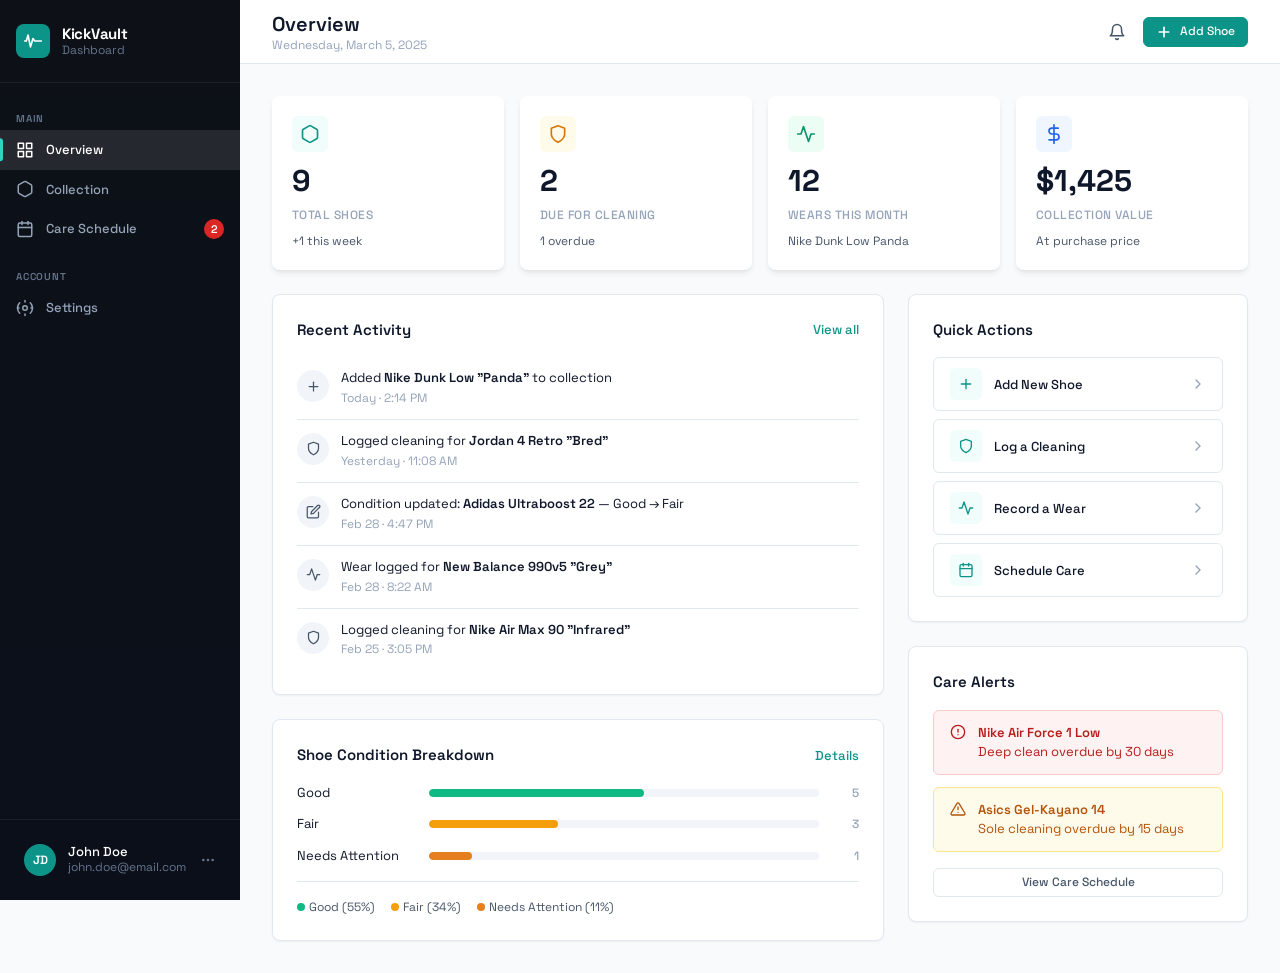
<file: index.html>
<!DOCTYPE html>
<html lang="en">
<head>
  <meta charset="UTF-8" />
  <meta name="viewport" content="width=device-width, initial-scale=1.0" />
  <title>Overview — KickVault Dashboard</title>
  <link rel="preconnect" href="https://fonts.googleapis.com">
  <link rel="preconnect" href="https://fonts.gstatic.com" crossorigin>
  <link href="https://fonts.googleapis.com/css2?family=Space+Grotesk:wght@300;400;500;600;700&display=swap" rel="stylesheet">
  <link rel="stylesheet" href="css/design-system.css" />
  <link rel="stylesheet" href="css/layout.css" />
  <link rel="stylesheet" href="css/overview.css" />
</head>
<body>
<div class="app">

  <!-- Sidebar -->
  <aside class="sidebar">
    <div class="sidebar-brand">
      <div class="sidebar-logo">
        <svg viewBox="0 0 24 24" fill="none" stroke="currentColor" stroke-width="2" stroke-linecap="round" stroke-linejoin="round">
          <path d="M2 12h2l2-7 3 14 3-10 2 3h8"/>
        </svg>
      </div>
      <div class="sidebar-brand-text">
        <div class="sidebar-brand-name">KickVault</div>
        <div class="sidebar-brand-sub">Dashboard</div>
      </div>
    </div>

    <nav class="sidebar-nav">
      <div class="nav-section">
        <div class="nav-section-label">Main</div>
        <a href="index.html" class="nav-link active">
          <svg viewBox="0 0 24 24" fill="none" stroke="currentColor" stroke-width="2" stroke-linecap="round" stroke-linejoin="round"><rect x="3" y="3" width="7" height="7"/><rect x="14" y="3" width="7" height="7"/><rect x="14" y="14" width="7" height="7"/><rect x="3" y="14" width="7" height="7"/></svg>
          <span class="nav-link-label">Overview</span>
        </a>
        <a href="collection.html" class="nav-link">
          <svg viewBox="0 0 24 24" fill="none" stroke="currentColor" stroke-width="2" stroke-linecap="round" stroke-linejoin="round"><path d="M21 16V8a2 2 0 0 0-1-1.73l-7-4a2 2 0 0 0-2 0l-7 4A2 2 0 0 0 3 8v8a2 2 0 0 0 1 1.73l7 4a2 2 0 0 0 2 0l7-4A2 2 0 0 0 21 16z"/></svg>
          <span class="nav-link-label">Collection</span>
        </a>
        <a href="schedule.html" class="nav-link">
          <svg viewBox="0 0 24 24" fill="none" stroke="currentColor" stroke-width="2" stroke-linecap="round" stroke-linejoin="round"><rect x="3" y="4" width="18" height="18" rx="2" ry="2"/><line x1="16" y1="2" x2="16" y2="6"/><line x1="8" y1="2" x2="8" y2="6"/><line x1="3" y1="10" x2="21" y2="10"/></svg>
          <span class="nav-link-label">Care Schedule</span>
          <span class="nav-badge">2</span>
        </a>
      </div>
      <div class="nav-section">
        <div class="nav-section-label">Account</div>
        <a href="settings.html" class="nav-link">
          <svg viewBox="0 0 24 24" fill="none" stroke="currentColor" stroke-width="2" stroke-linecap="round" stroke-linejoin="round"><circle cx="12" cy="12" r="3"/><path d="M19.07 4.93a10 10 0 0 1 0 14.14M4.93 4.93a10 10 0 0 0 0 14.14"/><path d="M12 2v2m0 16v2M2 12h2m16 0h2"/></svg>
          <span class="nav-link-label">Settings</span>
        </a>
      </div>
    </nav>

    <div class="sidebar-footer">
      <div class="sidebar-user">
        <div class="avatar avatar-sm" style="background: var(--color-primary-600); color: white;">JD</div>
        <div class="sidebar-user-info">
          <div class="sidebar-user-name">John Doe</div>
          <div class="sidebar-user-email">john.doe@email.com</div>
        </div>
        <svg class="sidebar-user-chevron" viewBox="0 0 24 24" fill="none" stroke="currentColor" stroke-width="2" stroke-linecap="round" stroke-linejoin="round"><circle cx="12" cy="12" r="1"/><circle cx="19" cy="12" r="1"/><circle cx="5" cy="12" r="1"/></svg>
      </div>
    </div>
  </aside>

  <!-- Main -->
  <div class="main">
    <header class="page-header">
      <div class="header-left">
        <h1 class="page-title">Overview</h1>
        <div class="page-subtitle">Wednesday, March 5, 2025</div>
      </div>
      <div class="header-right">
        <button class="icon-btn icon-btn-badge" aria-label="Notifications" data-tooltip="Notifications">
          <svg viewBox="0 0 24 24" fill="none" stroke="currentColor" stroke-width="2" stroke-linecap="round" stroke-linejoin="round"><path d="M18 8A6 6 0 0 0 6 8c0 7-3 9-3 9h18s-3-2-3-9"/><path d="M13.73 21a2 2 0 0 1-3.46 0"/></svg>
        </button>
        <button class="btn btn-primary btn-sm">
          <svg viewBox="0 0 24 24" fill="none" stroke="currentColor" stroke-width="2.5" stroke-linecap="round" stroke-linejoin="round"><line x1="12" y1="5" x2="12" y2="19"/><line x1="5" y1="12" x2="19" y2="12"/></svg>
          Add Shoe
        </button>
      </div>
    </header>

    <div class="content">

      <!-- Stat Cards -->
      <div class="stat-cards" style="margin-bottom: var(--space-3);">
        <div class="stat-card">
          <div class="stat-card-icon stat-card-icon--primary">
            <svg viewBox="0 0 24 24" fill="none" stroke="currentColor" stroke-width="2" stroke-linecap="round" stroke-linejoin="round"><path d="M21 16V8a2 2 0 0 0-1-1.73l-7-4a2 2 0 0 0-2 0l-7 4A2 2 0 0 0 3 8v8a2 2 0 0 0 1 1.73l7 4a2 2 0 0 0 2 0l7-4A2 2 0 0 0 21 16z"/></svg>
          </div>
          <div class="stat-card-value">9</div>
          <div class="stat-card-label">Total Shoes</div>
          <div class="stat-card-meta">+1 this week</div>
        </div>
        <div class="stat-card">
          <div class="stat-card-icon stat-card-icon--warning">
            <svg viewBox="0 0 24 24" fill="none" stroke="currentColor" stroke-width="2" stroke-linecap="round" stroke-linejoin="round"><path d="M12 22s8-4 8-10V5l-8-3-8 3v7c0 6 8 10 8 10z"/></svg>
          </div>
          <div class="stat-card-value">2</div>
          <div class="stat-card-label">Due for Cleaning</div>
          <div class="stat-card-meta">1 overdue</div>
        </div>
        <div class="stat-card">
          <div class="stat-card-icon stat-card-icon--success">
            <svg viewBox="0 0 24 24" fill="none" stroke="currentColor" stroke-width="2" stroke-linecap="round" stroke-linejoin="round"><polyline points="22 12 18 12 15 21 9 3 6 12 2 12"/></svg>
          </div>
          <div class="stat-card-value">12</div>
          <div class="stat-card-label">Wears This Month</div>
          <div class="stat-card-meta">Nike Dunk Low Panda</div>
        </div>
        <div class="stat-card">
          <div class="stat-card-icon stat-card-icon--info">
            <svg viewBox="0 0 24 24" fill="none" stroke="currentColor" stroke-width="2" stroke-linecap="round" stroke-linejoin="round"><line x1="12" y1="1" x2="12" y2="23"/><path d="M17 5H9.5a3.5 3.5 0 0 0 0 7h5a3.5 3.5 0 0 1 0 7H6"/></svg>
          </div>
          <div class="stat-card-value">$1,425</div>
          <div class="stat-card-label">Collection Value</div>
          <div class="stat-card-meta">At purchase price</div>
        </div>
      </div>

      <!-- Main Grid -->
      <div class="overview-grid">
        <div class="overview-main">

          <!-- Recent Activity -->
          <div class="card">
            <div class="section-head">
              <span class="section-title">Recent Activity</span>
              <span class="section-action">View all</span>
            </div>
            <div class="activity-list">
              <div class="activity-item">
                <div class="activity-icon">
                  <svg viewBox="0 0 24 24" fill="none" stroke="currentColor" stroke-width="2" stroke-linecap="round" stroke-linejoin="round"><line x1="12" y1="5" x2="12" y2="19"/><line x1="5" y1="12" x2="19" y2="12"/></svg>
                </div>
                <div class="activity-body">
                  <div class="activity-text">Added <strong>Nike Dunk Low "Panda"</strong> to collection</div>
                  <div class="activity-time">Today · 2:14 PM</div>
                </div>
              </div>
              <div class="activity-item">
                <div class="activity-icon">
                  <svg viewBox="0 0 24 24" fill="none" stroke="currentColor" stroke-width="2" stroke-linecap="round" stroke-linejoin="round"><path d="M12 22s8-4 8-10V5l-8-3-8 3v7c0 6 8 10 8 10z"/></svg>
                </div>
                <div class="activity-body">
                  <div class="activity-text">Logged cleaning for <strong>Jordan 4 Retro "Bred"</strong></div>
                  <div class="activity-time">Yesterday · 11:08 AM</div>
                </div>
              </div>
              <div class="activity-item">
                <div class="activity-icon">
                  <svg viewBox="0 0 24 24" fill="none" stroke="currentColor" stroke-width="2" stroke-linecap="round" stroke-linejoin="round"><path d="M11 4H4a2 2 0 0 0-2 2v14a2 2 0 0 0 2 2h14a2 2 0 0 0 2-2v-7"/><path d="M18.5 2.5a2.121 2.121 0 0 1 3 3L12 15l-4 1 1-4 9.5-9.5z"/></svg>
                </div>
                <div class="activity-body">
                  <div class="activity-text">Condition updated: <strong>Adidas Ultraboost 22</strong> — Good → Fair</div>
                  <div class="activity-time">Feb 28 · 4:47 PM</div>
                </div>
              </div>
              <div class="activity-item">
                <div class="activity-icon">
                  <svg viewBox="0 0 24 24" fill="none" stroke="currentColor" stroke-width="2" stroke-linecap="round" stroke-linejoin="round"><polyline points="22 12 18 12 15 21 9 3 6 12 2 12"/></svg>
                </div>
                <div class="activity-body">
                  <div class="activity-text">Wear logged for <strong>New Balance 990v5 "Grey"</strong></div>
                  <div class="activity-time">Feb 28 · 8:22 AM</div>
                </div>
              </div>
              <div class="activity-item">
                <div class="activity-icon">
                  <svg viewBox="0 0 24 24" fill="none" stroke="currentColor" stroke-width="2" stroke-linecap="round" stroke-linejoin="round"><path d="M12 22s8-4 8-10V5l-8-3-8 3v7c0 6 8 10 8 10z"/></svg>
                </div>
                <div class="activity-body">
                  <div class="activity-text">Logged cleaning for <strong>Nike Air Max 90 "Infrared"</strong></div>
                  <div class="activity-time">Feb 25 · 3:05 PM</div>
                </div>
              </div>
            </div>
          </div>

          <!-- Condition Overview -->
          <div class="card">
            <div class="section-head">
              <span class="section-title">Shoe Condition Breakdown</span>
              <span class="section-action">Details</span>
            </div>
            <div class="condition-overview">
              <div class="condition-bar-row">
                <span class="condition-bar-label">
                  <span style="font-size: var(--text-sm); color: var(--text-primary);">Good</span>
                </span>
                <div class="condition-bar-track">
                  <div class="condition-bar-fill condition-bar-fill--good" style="width: 55%;"></div>
                </div>
                <span class="condition-bar-count">5</span>
              </div>
              <div class="condition-bar-row">
                <span class="condition-bar-label">
                  <span style="font-size: var(--text-sm); color: var(--text-primary);">Fair</span>
                </span>
                <div class="condition-bar-track">
                  <div class="condition-bar-fill condition-bar-fill--fair" style="width: 33%;"></div>
                </div>
                <span class="condition-bar-count">3</span>
              </div>
              <div class="condition-bar-row">
                <span class="condition-bar-label">
                  <span style="font-size: var(--text-sm); color: var(--text-primary);">Needs Attention</span>
                </span>
                <div class="condition-bar-track">
                  <div class="condition-bar-fill condition-bar-fill--needs-attention" style="width: 11%;"></div>
                </div>
                <span class="condition-bar-count">1</span>
              </div>
            </div>
            <div class="condition-legend" style="margin-top: var(--space-2); padding-top: var(--space-2); border-top: 1px solid var(--border-default);">
              <div class="condition-legend-item">
                <div class="condition-dot condition-dot--good"></div>
                <span>Good (55%)</span>
              </div>
              <div class="condition-legend-item">
                <div class="condition-dot condition-dot--fair"></div>
                <span>Fair (34%)</span>
              </div>
              <div class="condition-legend-item">
                <div class="condition-dot condition-dot--needs-attention"></div>
                <span>Needs Attention (11%)</span>
              </div>
            </div>
          </div>

        </div><!-- /overview-main -->

        <div class="overview-side">

          <!-- Quick Actions -->
          <div class="card">
            <div class="section-head" style="margin-bottom: var(--space-2);">
              <span class="section-title">Quick Actions</span>
            </div>
            <div class="quick-actions">
              <button class="quick-action-btn">
                <div class="quick-action-icon">
                  <svg viewBox="0 0 24 24" fill="none" stroke="currentColor" stroke-width="2" stroke-linecap="round" stroke-linejoin="round"><line x1="12" y1="5" x2="12" y2="19"/><line x1="5" y1="12" x2="19" y2="12"/></svg>
                </div>
                <span class="quick-action-label">Add New Shoe</span>
                <svg class="quick-action-arrow" viewBox="0 0 24 24" fill="none" stroke="currentColor" stroke-width="2" stroke-linecap="round" stroke-linejoin="round"><polyline points="9 18 15 12 9 6"/></svg>
              </button>
              <button class="quick-action-btn">
                <div class="quick-action-icon">
                  <svg viewBox="0 0 24 24" fill="none" stroke="currentColor" stroke-width="2" stroke-linecap="round" stroke-linejoin="round"><path d="M12 22s8-4 8-10V5l-8-3-8 3v7c0 6 8 10 8 10z"/></svg>
                </div>
                <span class="quick-action-label">Log a Cleaning</span>
                <svg class="quick-action-arrow" viewBox="0 0 24 24" fill="none" stroke="currentColor" stroke-width="2" stroke-linecap="round" stroke-linejoin="round"><polyline points="9 18 15 12 9 6"/></svg>
              </button>
              <button class="quick-action-btn">
                <div class="quick-action-icon">
                  <svg viewBox="0 0 24 24" fill="none" stroke="currentColor" stroke-width="2" stroke-linecap="round" stroke-linejoin="round"><polyline points="22 12 18 12 15 21 9 3 6 12 2 12"/></svg>
                </div>
                <span class="quick-action-label">Record a Wear</span>
                <svg class="quick-action-arrow" viewBox="0 0 24 24" fill="none" stroke="currentColor" stroke-width="2" stroke-linecap="round" stroke-linejoin="round"><polyline points="9 18 15 12 9 6"/></svg>
              </button>
              <button class="quick-action-btn">
                <div class="quick-action-icon">
                  <svg viewBox="0 0 24 24" fill="none" stroke="currentColor" stroke-width="2" stroke-linecap="round" stroke-linejoin="round"><rect x="3" y="4" width="18" height="18" rx="2" ry="2"/><line x1="16" y1="2" x2="16" y2="6"/><line x1="8" y1="2" x2="8" y2="6"/><line x1="3" y1="10" x2="21" y2="10"/></svg>
                </div>
                <span class="quick-action-label">Schedule Care</span>
                <svg class="quick-action-arrow" viewBox="0 0 24 24" fill="none" stroke="currentColor" stroke-width="2" stroke-linecap="round" stroke-linejoin="round"><polyline points="9 18 15 12 9 6"/></svg>
              </button>
            </div>
          </div>

          <!-- Care Alerts -->
          <div class="card">
            <div class="section-head">
              <span class="section-title">Care Alerts</span>
            </div>
            <div style="display: flex; flex-direction: column; gap: var(--space-1-5);">
              <div class="alert alert-error">
                <svg viewBox="0 0 24 24" fill="none" stroke="currentColor" stroke-width="2" stroke-linecap="round" stroke-linejoin="round"><circle cx="12" cy="12" r="10"/><line x1="12" y1="8" x2="12" y2="12"/><line x1="12" y1="16" x2="12.01" y2="16"/></svg>
                <div>
                  <div style="font-weight: var(--font-semibold);">Nike Air Force 1 Low</div>
                  <div>Deep clean overdue by 30 days</div>
                </div>
              </div>
              <div class="alert alert-warning">
                <svg viewBox="0 0 24 24" fill="none" stroke="currentColor" stroke-width="2" stroke-linecap="round" stroke-linejoin="round"><path d="M10.29 3.86L1.82 18a2 2 0 0 0 1.71 3h16.94a2 2 0 0 0 1.71-3L13.71 3.86a2 2 0 0 0-3.42 0z"/><line x1="12" y1="9" x2="12" y2="13"/><line x1="12" y1="17" x2="12.01" y2="17"/></svg>
                <div>
                  <div style="font-weight: var(--font-semibold);">Asics Gel-Kayano 14</div>
                  <div>Sole cleaning overdue by 15 days</div>
                </div>
              </div>
              <a href="schedule.html" class="btn btn-tertiary btn-sm w-full" style="justify-content: center; margin-top: var(--space-0-5);">View Care Schedule</a>
            </div>
          </div>

        </div><!-- /overview-side -->
      </div><!-- /overview-grid -->

    </div><!-- /content -->
  </div><!-- /main -->
</div><!-- /app -->

<script src="js/main.js"></script>
</body>
</html>
</file>
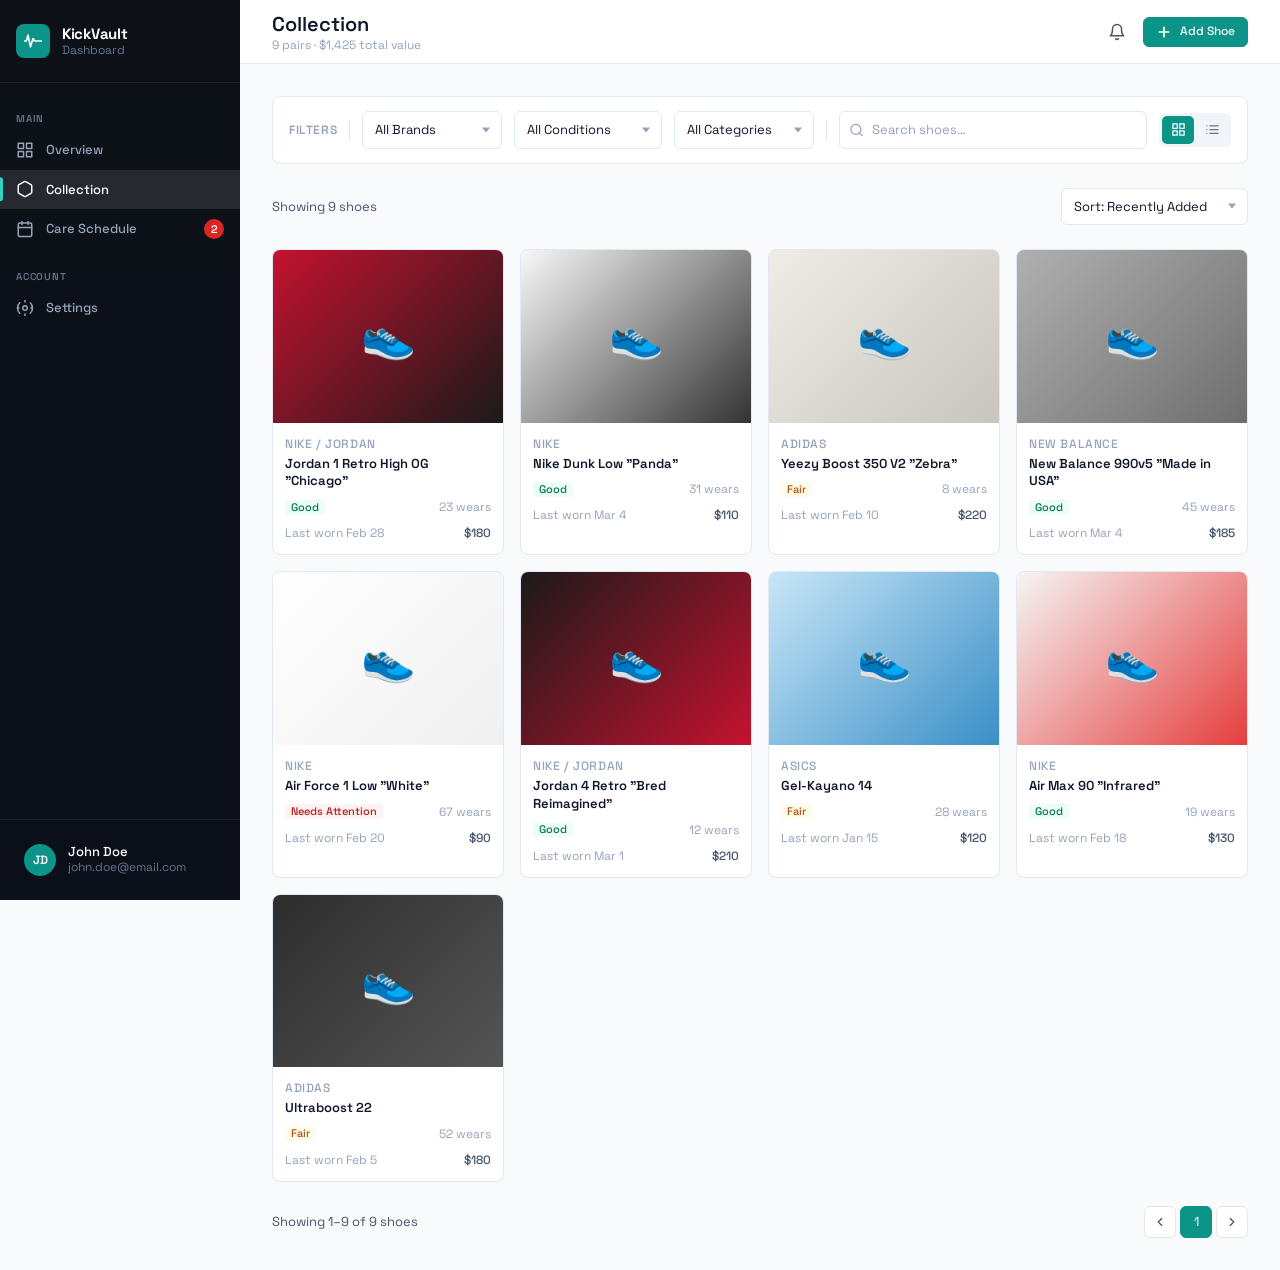
<file: collection.html>
<!DOCTYPE html>
<html lang="en">
<head>
  <meta charset="UTF-8" />
  <meta name="viewport" content="width=device-width, initial-scale=1.0" />
  <title>Collection — KickVault Dashboard</title>
  <link rel="preconnect" href="https://fonts.googleapis.com">
  <link rel="preconnect" href="https://fonts.gstatic.com" crossorigin>
  <link href="https://fonts.googleapis.com/css2?family=Space+Grotesk:wght@300;400;500;600;700&display=swap" rel="stylesheet">
  <link rel="stylesheet" href="css/design-system.css" />
  <link rel="stylesheet" href="css/layout.css" />
  <link rel="stylesheet" href="css/collection.css" />
</head>
<body>
<div class="app">

  <!-- Sidebar -->
  <aside class="sidebar">
    <div class="sidebar-brand">
      <div class="sidebar-logo">
        <svg viewBox="0 0 24 24" fill="none" stroke="currentColor" stroke-width="2" stroke-linecap="round" stroke-linejoin="round">
          <path d="M2 12h2l2-7 3 14 3-10 2 3h8"/>
        </svg>
      </div>
      <div class="sidebar-brand-text">
        <div class="sidebar-brand-name">KickVault</div>
        <div class="sidebar-brand-sub">Dashboard</div>
      </div>
    </div>
    <nav class="sidebar-nav">
      <div class="nav-section">
        <div class="nav-section-label">Main</div>
        <a href="index.html" class="nav-link">
          <svg viewBox="0 0 24 24" fill="none" stroke="currentColor" stroke-width="2" stroke-linecap="round" stroke-linejoin="round"><rect x="3" y="3" width="7" height="7"/><rect x="14" y="3" width="7" height="7"/><rect x="14" y="14" width="7" height="7"/><rect x="3" y="14" width="7" height="7"/></svg>
          <span class="nav-link-label">Overview</span>
        </a>
        <a href="collection.html" class="nav-link active">
          <svg viewBox="0 0 24 24" fill="none" stroke="currentColor" stroke-width="2" stroke-linecap="round" stroke-linejoin="round"><path d="M21 16V8a2 2 0 0 0-1-1.73l-7-4a2 2 0 0 0-2 0l-7 4A2 2 0 0 0 3 8v8a2 2 0 0 0 1 1.73l7 4a2 2 0 0 0 2 0l7-4A2 2 0 0 0 21 16z"/></svg>
          <span class="nav-link-label">Collection</span>
        </a>
        <a href="schedule.html" class="nav-link">
          <svg viewBox="0 0 24 24" fill="none" stroke="currentColor" stroke-width="2" stroke-linecap="round" stroke-linejoin="round"><rect x="3" y="4" width="18" height="18" rx="2" ry="2"/><line x1="16" y1="2" x2="16" y2="6"/><line x1="8" y1="2" x2="8" y2="6"/><line x1="3" y1="10" x2="21" y2="10"/></svg>
          <span class="nav-link-label">Care Schedule</span>
          <span class="nav-badge">2</span>
        </a>
      </div>
      <div class="nav-section">
        <div class="nav-section-label">Account</div>
        <a href="settings.html" class="nav-link">
          <svg viewBox="0 0 24 24" fill="none" stroke="currentColor" stroke-width="2" stroke-linecap="round" stroke-linejoin="round"><circle cx="12" cy="12" r="3"/><path d="M19.07 4.93a10 10 0 0 1 0 14.14M4.93 4.93a10 10 0 0 0 0 14.14"/><path d="M12 2v2m0 16v2M2 12h2m16 0h2"/></svg>
          <span class="nav-link-label">Settings</span>
        </a>
      </div>
    </nav>
    <div class="sidebar-footer">
      <div class="sidebar-user">
        <div class="avatar avatar-sm" style="background: var(--color-primary-600); color: white;">JD</div>
        <div class="sidebar-user-info">
          <div class="sidebar-user-name">John Doe</div>
          <div class="sidebar-user-email">john.doe@email.com</div>
        </div>
      </div>
    </div>
  </aside>

  <!-- Main -->
  <div class="main">
    <header class="page-header">
      <div class="header-left">
        <h1 class="page-title">Collection</h1>
        <div class="page-subtitle">9 pairs · $1,425 total value</div>
      </div>
      <div class="header-right">
        <button class="icon-btn" aria-label="Notifications" data-tooltip="Notifications">
          <svg viewBox="0 0 24 24" fill="none" stroke="currentColor" stroke-width="2" stroke-linecap="round" stroke-linejoin="round"><path d="M18 8A6 6 0 0 0 6 8c0 7-3 9-3 9h18s-3-2-3-9"/><path d="M13.73 21a2 2 0 0 1-3.46 0"/></svg>
        </button>
        <button class="btn btn-primary btn-sm">
          <svg viewBox="0 0 24 24" fill="none" stroke="currentColor" stroke-width="2.5" stroke-linecap="round" stroke-linejoin="round"><line x1="12" y1="5" x2="12" y2="19"/><line x1="5" y1="12" x2="19" y2="12"/></svg>
          Add Shoe
        </button>
      </div>
    </header>

    <div class="content">

      <!-- Filter Bar -->
      <div class="filter-bar">
        <span class="filter-bar-label">Filters</span>
        <div class="filter-bar-divider"></div>
        <div class="select-wrapper">
          <select class="select">
            <option value="">All Brands</option>
            <option>Nike / Jordan</option>
            <option>Adidas</option>
            <option>New Balance</option>
            <option>Asics</option>
          </select>
        </div>
        <div class="select-wrapper">
          <select class="select">
            <option value="">All Conditions</option>
            <option>Good</option>
            <option>Fair</option>
            <option>Needs Attention</option>
          </select>
        </div>
        <div class="select-wrapper">
          <select class="select">
            <option value="">All Categories</option>
            <option>Lifestyle</option>
            <option>Running</option>
            <option>Basketball</option>
          </select>
        </div>
        <div class="filter-bar-divider"></div>
        <div class="filter-bar-search">
          <svg class="filter-bar-search-icon" viewBox="0 0 24 24" fill="none" stroke="currentColor" stroke-width="2" stroke-linecap="round" stroke-linejoin="round"><circle cx="11" cy="11" r="8"/><line x1="21" y1="21" x2="16.65" y2="16.65"/></svg>
          <input type="text" class="input" placeholder="Search shoes…" />
        </div>
        <div class="filter-bar-actions">
          <!-- View Toggle (Segmented Control — Implementation A) -->
          <div class="view-toggle" data-view-toggle>
            <button class="view-toggle-btn active" data-view="grid" aria-pressed="true" data-tooltip="Grid view">
              <svg viewBox="0 0 24 24" fill="none" stroke="currentColor" stroke-width="2" stroke-linecap="round" stroke-linejoin="round"><rect x="3" y="3" width="7" height="7"/><rect x="14" y="3" width="7" height="7"/><rect x="14" y="14" width="7" height="7"/><rect x="3" y="14" width="7" height="7"/></svg>
            </button>
            <button class="view-toggle-btn" data-view="list" aria-pressed="false" data-tooltip="List view">
              <svg viewBox="0 0 24 24" fill="none" stroke="currentColor" stroke-width="2" stroke-linecap="round" stroke-linejoin="round"><line x1="8" y1="6" x2="21" y2="6"/><line x1="8" y1="12" x2="21" y2="12"/><line x1="8" y1="18" x2="21" y2="18"/><line x1="3" y1="6" x2="3.01" y2="6"/><line x1="3" y1="12" x2="3.01" y2="12"/><line x1="3" y1="18" x2="3.01" y2="18"/></svg>
            </button>
          </div>
        </div>
      </div>

      <!-- Collection result count -->
      <div class="collection-toolbar">
        <span class="collection-result-count">Showing 9 shoes</span>
        <div style="display:flex; gap: var(--space-1);">
          <div class="select-wrapper">
            <select class="select" style="width: auto;">
              <option>Sort: Recently Added</option>
              <option>Sort: Name A–Z</option>
              <option>Sort: Most Worn</option>
              <option>Sort: Value (High–Low)</option>
            </select>
          </div>
        </div>
      </div>

      <!-- Collection Views (Grid + List) -->
      <div class="collection-views">

        <!-- Grid View (default) -->
        <div data-view="grid" class="active">
          <div class="shoe-grid">

            <!-- Shoe 1 -->
            <a href="detail.html" class="shoe-card">
              <div class="shoe-card-image" style="background: linear-gradient(135deg, #c41230 0%, #1a1a1a 100%);">👟</div>
              <div class="shoe-card-body">
                <div class="shoe-card-brand">Nike / Jordan</div>
                <div class="shoe-card-name">Jordan 1 Retro High OG "Chicago"</div>
                <div style="display:flex; align-items:center; justify-content:space-between;">
                  <span class="badge badge-success condition-badge">Good</span>
                  <span class="shoe-card-worn">23 wears</span>
                </div>
                <div class="shoe-card-meta">
                  <span style="font-size: var(--text-xs); color: var(--text-tertiary);">Last worn Feb 28</span>
                  <span style="font-size: var(--text-xs); font-weight: var(--font-medium); color: var(--text-secondary);">$180</span>
                </div>
              </div>
            </a>

            <!-- Shoe 2 -->
            <div class="shoe-card">
              <div class="shoe-card-image" style="background: linear-gradient(135deg, #f8f8f8 0%, #333 100%);">👟</div>
              <div class="shoe-card-body">
                <div class="shoe-card-brand">Nike</div>
                <div class="shoe-card-name">Nike Dunk Low "Panda"</div>
                <div style="display:flex; align-items:center; justify-content:space-between;">
                  <span class="badge badge-success condition-badge">Good</span>
                  <span class="shoe-card-worn">31 wears</span>
                </div>
                <div class="shoe-card-meta">
                  <span style="font-size: var(--text-xs); color: var(--text-tertiary);">Last worn Mar 4</span>
                  <span style="font-size: var(--text-xs); font-weight: var(--font-medium); color: var(--text-secondary);">$110</span>
                </div>
              </div>
            </div>

            <!-- Shoe 3 -->
            <div class="shoe-card">
              <div class="shoe-card-image" style="background: linear-gradient(135deg, #f0ede8 0%, #c8c5be 100%);">👟</div>
              <div class="shoe-card-body">
                <div class="shoe-card-brand">Adidas</div>
                <div class="shoe-card-name">Yeezy Boost 350 V2 "Zebra"</div>
                <div style="display:flex; align-items:center; justify-content:space-between;">
                  <span class="badge badge-warning condition-badge">Fair</span>
                  <span class="shoe-card-worn">8 wears</span>
                </div>
                <div class="shoe-card-meta">
                  <span style="font-size: var(--text-xs); color: var(--text-tertiary);">Last worn Feb 10</span>
                  <span style="font-size: var(--text-xs); font-weight: var(--font-medium); color: var(--text-secondary);">$220</span>
                </div>
              </div>
            </div>

            <!-- Shoe 4 -->
            <div class="shoe-card">
              <div class="shoe-card-image" style="background: linear-gradient(135deg, #b0b0b0 0%, #6e6e6e 100%);">👟</div>
              <div class="shoe-card-body">
                <div class="shoe-card-brand">New Balance</div>
                <div class="shoe-card-name">New Balance 990v5 "Made in USA"</div>
                <div style="display:flex; align-items:center; justify-content:space-between;">
                  <span class="badge badge-success condition-badge">Good</span>
                  <span class="shoe-card-worn">45 wears</span>
                </div>
                <div class="shoe-card-meta">
                  <span style="font-size: var(--text-xs); color: var(--text-tertiary);">Last worn Mar 4</span>
                  <span style="font-size: var(--text-xs); font-weight: var(--font-medium); color: var(--text-secondary);">$185</span>
                </div>
              </div>
            </div>

            <!-- Shoe 5 -->
            <div class="shoe-card">
              <div class="shoe-card-image" style="background: linear-gradient(135deg, #ffffff 0%, #f0f0f0 100%);">👟</div>
              <div class="shoe-card-body">
                <div class="shoe-card-brand">Nike</div>
                <div class="shoe-card-name">Air Force 1 Low "White"</div>
                <div style="display:flex; align-items:center; justify-content:space-between;">
                  <span class="badge badge-error condition-badge">Needs Attention</span>
                  <span class="shoe-card-worn">67 wears</span>
                </div>
                <div class="shoe-card-meta">
                  <span style="font-size: var(--text-xs); color: var(--text-tertiary);">Last worn Feb 20</span>
                  <span style="font-size: var(--text-xs); font-weight: var(--font-medium); color: var(--text-secondary);">$90</span>
                </div>
              </div>
            </div>

            <!-- Shoe 6 -->
            <div class="shoe-card">
              <div class="shoe-card-image" style="background: linear-gradient(135deg, #1a1a1a 0%, #c41230 100%);">👟</div>
              <div class="shoe-card-body">
                <div class="shoe-card-brand">Nike / Jordan</div>
                <div class="shoe-card-name">Jordan 4 Retro "Bred Reimagined"</div>
                <div style="display:flex; align-items:center; justify-content:space-between;">
                  <span class="badge badge-success condition-badge">Good</span>
                  <span class="shoe-card-worn">12 wears</span>
                </div>
                <div class="shoe-card-meta">
                  <span style="font-size: var(--text-xs); color: var(--text-tertiary);">Last worn Mar 1</span>
                  <span style="font-size: var(--text-xs); font-weight: var(--font-medium); color: var(--text-secondary);">$210</span>
                </div>
              </div>
            </div>

            <!-- Shoe 7 -->
            <div class="shoe-card">
              <div class="shoe-card-image" style="background: linear-gradient(135deg, #c8e6f7 0%, #3a8fc7 100%);">👟</div>
              <div class="shoe-card-body">
                <div class="shoe-card-brand">Asics</div>
                <div class="shoe-card-name">Gel-Kayano 14</div>
                <div style="display:flex; align-items:center; justify-content:space-between;">
                  <span class="badge badge-warning condition-badge">Fair</span>
                  <span class="shoe-card-worn">28 wears</span>
                </div>
                <div class="shoe-card-meta">
                  <span style="font-size: var(--text-xs); color: var(--text-tertiary);">Last worn Jan 15</span>
                  <span style="font-size: var(--text-xs); font-weight: var(--font-medium); color: var(--text-secondary);">$120</span>
                </div>
              </div>
            </div>

            <!-- Shoe 8 -->
            <div class="shoe-card">
              <div class="shoe-card-image" style="background: linear-gradient(135deg, #f5f5f5 0%, #e53e3e 100%);">👟</div>
              <div class="shoe-card-body">
                <div class="shoe-card-brand">Nike</div>
                <div class="shoe-card-name">Air Max 90 "Infrared"</div>
                <div style="display:flex; align-items:center; justify-content:space-between;">
                  <span class="badge badge-success condition-badge">Good</span>
                  <span class="shoe-card-worn">19 wears</span>
                </div>
                <div class="shoe-card-meta">
                  <span style="font-size: var(--text-xs); color: var(--text-tertiary);">Last worn Feb 18</span>
                  <span style="font-size: var(--text-xs); font-weight: var(--font-medium); color: var(--text-secondary);">$130</span>
                </div>
              </div>
            </div>

            <!-- Shoe 9 -->
            <div class="shoe-card">
              <div class="shoe-card-image" style="background: linear-gradient(135deg, #2d2d2d 0%, #555 100%);">👟</div>
              <div class="shoe-card-body">
                <div class="shoe-card-brand">Adidas</div>
                <div class="shoe-card-name">Ultraboost 22</div>
                <div style="display:flex; align-items:center; justify-content:space-between;">
                  <span class="badge badge-warning condition-badge">Fair</span>
                  <span class="shoe-card-worn">52 wears</span>
                </div>
                <div class="shoe-card-meta">
                  <span style="font-size: var(--text-xs); color: var(--text-tertiary);">Last worn Feb 5</span>
                  <span style="font-size: var(--text-xs); font-weight: var(--font-medium); color: var(--text-secondary);">$180</span>
                </div>
              </div>
            </div>

          </div>
        </div>

        <!-- List View (Table) -->
        <div data-view="list">
          <div class="table-container">
            <table class="data-table">
              <thead>
                <tr>
                  <th>Shoe</th>
                  <th>Brand</th>
                  <th>Condition</th>
                  <th>Size</th>
                  <th>Wears</th>
                  <th>Last Worn</th>
                  <th>Value</th>
                  <th></th>
                </tr>
              </thead>
              <tbody>
                <tr>
                  <td>
                    <div class="data-table-shoe-name">Jordan 1 Retro High OG "Chicago"</div>
                  </td>
                  <td><span class="data-table-shoe-brand">Nike / Jordan</span></td>
                  <td><span class="badge badge-success">Good</span></td>
                  <td>US 10</td>
                  <td>23</td>
                  <td>Feb 28</td>
                  <td>$180</td>
                  <td><a href="detail.html" class="btn btn-ghost btn-sm">View</a></td>
                </tr>
                <tr>
                  <td><div class="data-table-shoe-name">Nike Dunk Low "Panda"</div></td>
                  <td><span class="data-table-shoe-brand">Nike</span></td>
                  <td><span class="badge badge-success">Good</span></td>
                  <td>US 10</td>
                  <td>31</td>
                  <td>Mar 4</td>
                  <td>$110</td>
                  <td><button class="btn btn-ghost btn-sm">View</button></td>
                </tr>
                <tr>
                  <td><div class="data-table-shoe-name">Yeezy Boost 350 V2 "Zebra"</div></td>
                  <td><span class="data-table-shoe-brand">Adidas</span></td>
                  <td><span class="badge badge-warning">Fair</span></td>
                  <td>US 10</td>
                  <td>8</td>
                  <td>Feb 10</td>
                  <td>$220</td>
                  <td><button class="btn btn-ghost btn-sm">View</button></td>
                </tr>
                <tr>
                  <td><div class="data-table-shoe-name">New Balance 990v5 "Made in USA"</div></td>
                  <td><span class="data-table-shoe-brand">New Balance</span></td>
                  <td><span class="badge badge-success">Good</span></td>
                  <td>US 10</td>
                  <td>45</td>
                  <td>Mar 4</td>
                  <td>$185</td>
                  <td><button class="btn btn-ghost btn-sm">View</button></td>
                </tr>
                <tr>
                  <td><div class="data-table-shoe-name">Air Force 1 Low "White"</div></td>
                  <td><span class="data-table-shoe-brand">Nike</span></td>
                  <td><span class="badge badge-error">Needs Attention</span></td>
                  <td>US 10</td>
                  <td>67</td>
                  <td>Feb 20</td>
                  <td>$90</td>
                  <td><button class="btn btn-ghost btn-sm">View</button></td>
                </tr>
                <tr>
                  <td><div class="data-table-shoe-name">Jordan 4 Retro "Bred Reimagined"</div></td>
                  <td><span class="data-table-shoe-brand">Nike / Jordan</span></td>
                  <td><span class="badge badge-success">Good</span></td>
                  <td>US 10</td>
                  <td>12</td>
                  <td>Mar 1</td>
                  <td>$210</td>
                  <td><button class="btn btn-ghost btn-sm">View</button></td>
                </tr>
                <tr>
                  <td><div class="data-table-shoe-name">Gel-Kayano 14</div></td>
                  <td><span class="data-table-shoe-brand">Asics</span></td>
                  <td><span class="badge badge-warning">Fair</span></td>
                  <td>US 10</td>
                  <td>28</td>
                  <td>Jan 15</td>
                  <td>$120</td>
                  <td><button class="btn btn-ghost btn-sm">View</button></td>
                </tr>
                <tr>
                  <td><div class="data-table-shoe-name">Air Max 90 "Infrared"</div></td>
                  <td><span class="data-table-shoe-brand">Nike</span></td>
                  <td><span class="badge badge-success">Good</span></td>
                  <td>US 10</td>
                  <td>19</td>
                  <td>Feb 18</td>
                  <td>$130</td>
                  <td><button class="btn btn-ghost btn-sm">View</button></td>
                </tr>
                <tr>
                  <td><div class="data-table-shoe-name">Ultraboost 22</div></td>
                  <td><span class="data-table-shoe-brand">Adidas</span></td>
                  <td><span class="badge badge-warning">Fair</span></td>
                  <td>US 10</td>
                  <td>52</td>
                  <td>Feb 5</td>
                  <td>$180</td>
                  <td><button class="btn btn-ghost btn-sm">View</button></td>
                </tr>
              </tbody>
            </table>
          </div>
        </div>

      </div><!-- /collection-views -->

      <!-- Pagination -->
      <div class="pagination">
        <span class="pagination-info">Showing 1–9 of 9 shoes</span>
        <div class="pagination-controls">
          <button class="pagination-btn" disabled>
            <svg viewBox="0 0 24 24" fill="none" stroke="currentColor" stroke-width="2" stroke-linecap="round" stroke-linejoin="round"><polyline points="15 18 9 12 15 6"/></svg>
          </button>
          <button class="pagination-btn active">1</button>
          <button class="pagination-btn" disabled>
            <svg viewBox="0 0 24 24" fill="none" stroke="currentColor" stroke-width="2" stroke-linecap="round" stroke-linejoin="round"><polyline points="9 18 15 12 9 6"/></svg>
          </button>
        </div>
      </div>

    </div><!-- /content -->
  </div><!-- /main -->
</div><!-- /app -->

<script src="js/main.js"></script>
</body>
</html>
</file>
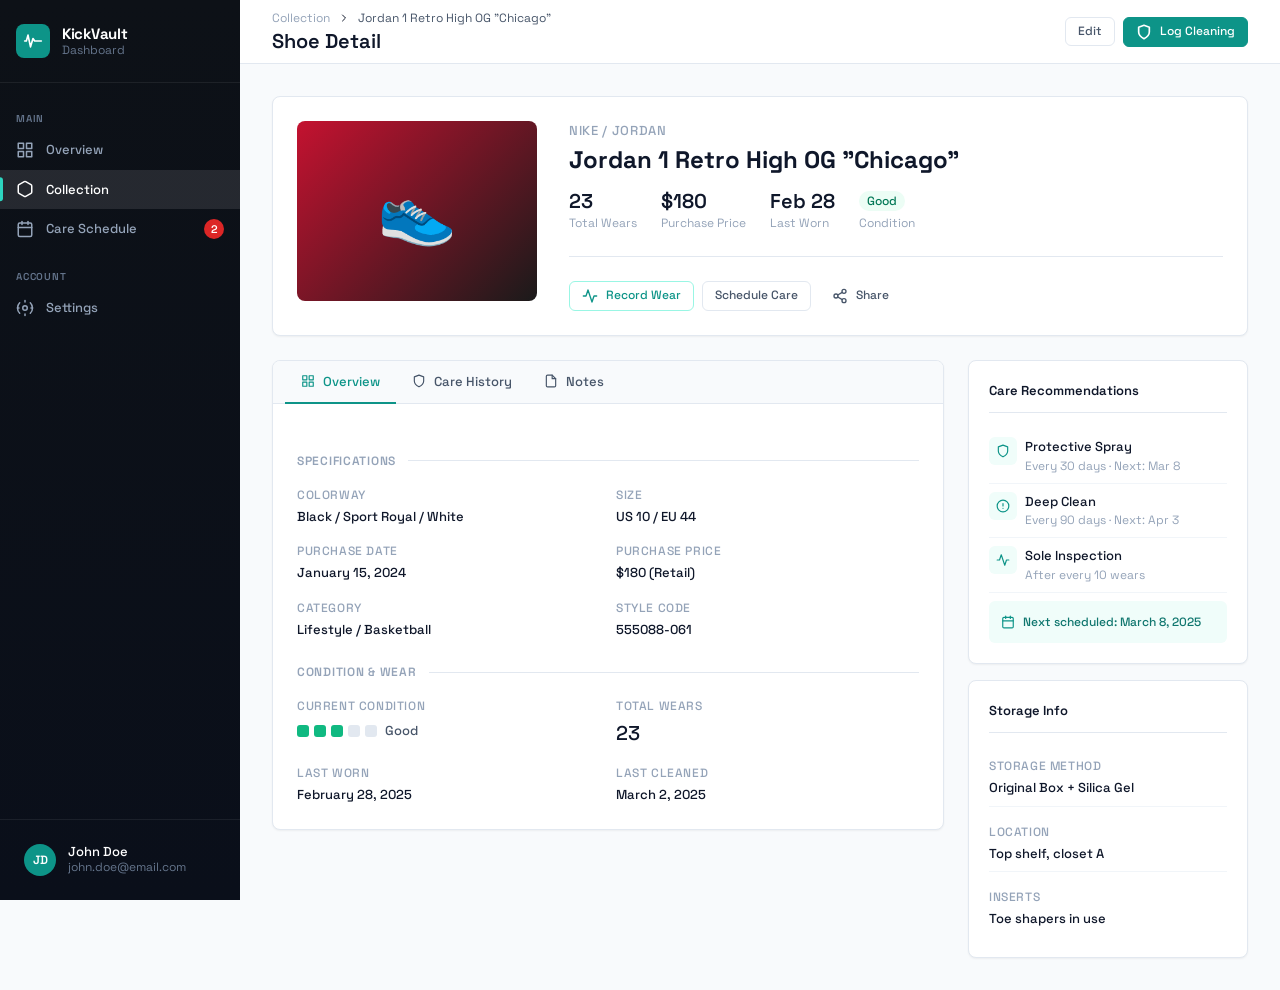
<file: detail.html>
<!DOCTYPE html>
<html lang="en">
<head>
  <meta charset="UTF-8" />
  <meta name="viewport" content="width=device-width, initial-scale=1.0" />
  <title>Jordan 1 Chicago — KickVault Dashboard</title>
  <link rel="preconnect" href="https://fonts.googleapis.com">
  <link rel="preconnect" href="https://fonts.gstatic.com" crossorigin>
  <link href="https://fonts.googleapis.com/css2?family=Space+Grotesk:wght@300;400;500;600;700&display=swap" rel="stylesheet">
  <link rel="stylesheet" href="css/design-system.css" />
  <link rel="stylesheet" href="css/layout.css" />
  <link rel="stylesheet" href="css/detail.css" />
</head>
<body>
<div class="app">

  <!-- Sidebar -->
  <aside class="sidebar">
    <div class="sidebar-brand">
      <div class="sidebar-logo">
        <svg viewBox="0 0 24 24" fill="none" stroke="currentColor" stroke-width="2" stroke-linecap="round" stroke-linejoin="round">
          <path d="M2 12h2l2-7 3 14 3-10 2 3h8"/>
        </svg>
      </div>
      <div class="sidebar-brand-text">
        <div class="sidebar-brand-name">KickVault</div>
        <div class="sidebar-brand-sub">Dashboard</div>
      </div>
    </div>
    <nav class="sidebar-nav">
      <div class="nav-section">
        <div class="nav-section-label">Main</div>
        <a href="index.html" class="nav-link">
          <svg viewBox="0 0 24 24" fill="none" stroke="currentColor" stroke-width="2" stroke-linecap="round" stroke-linejoin="round"><rect x="3" y="3" width="7" height="7"/><rect x="14" y="3" width="7" height="7"/><rect x="14" y="14" width="7" height="7"/><rect x="3" y="14" width="7" height="7"/></svg>
          <span class="nav-link-label">Overview</span>
        </a>
        <a href="collection.html" class="nav-link active">
          <svg viewBox="0 0 24 24" fill="none" stroke="currentColor" stroke-width="2" stroke-linecap="round" stroke-linejoin="round"><path d="M21 16V8a2 2 0 0 0-1-1.73l-7-4a2 2 0 0 0-2 0l-7 4A2 2 0 0 0 3 8v8a2 2 0 0 0 1 1.73l7 4a2 2 0 0 0 2 0l7-4A2 2 0 0 0 21 16z"/></svg>
          <span class="nav-link-label">Collection</span>
        </a>
        <a href="schedule.html" class="nav-link">
          <svg viewBox="0 0 24 24" fill="none" stroke="currentColor" stroke-width="2" stroke-linecap="round" stroke-linejoin="round"><rect x="3" y="4" width="18" height="18" rx="2" ry="2"/><line x1="16" y1="2" x2="16" y2="6"/><line x1="8" y1="2" x2="8" y2="6"/><line x1="3" y1="10" x2="21" y2="10"/></svg>
          <span class="nav-link-label">Care Schedule</span>
          <span class="nav-badge">2</span>
        </a>
      </div>
      <div class="nav-section">
        <div class="nav-section-label">Account</div>
        <a href="settings.html" class="nav-link">
          <svg viewBox="0 0 24 24" fill="none" stroke="currentColor" stroke-width="2" stroke-linecap="round" stroke-linejoin="round"><circle cx="12" cy="12" r="3"/><path d="M19.07 4.93a10 10 0 0 1 0 14.14M4.93 4.93a10 10 0 0 0 0 14.14"/><path d="M12 2v2m0 16v2M2 12h2m16 0h2"/></svg>
          <span class="nav-link-label">Settings</span>
        </a>
      </div>
    </nav>
    <div class="sidebar-footer">
      <div class="sidebar-user">
        <div class="avatar avatar-sm" style="background: var(--color-primary-600); color: white;">JD</div>
        <div class="sidebar-user-info">
          <div class="sidebar-user-name">John Doe</div>
          <div class="sidebar-user-email">john.doe@email.com</div>
        </div>
      </div>
    </div>
  </aside>

  <!-- Main -->
  <div class="main">
    <header class="page-header">
      <div class="header-left">
        <div style="display:flex; align-items:center; gap: var(--space-1); margin-bottom: 2px;">
          <a href="collection.html" style="font-size: var(--text-xs); color: var(--text-tertiary);">Collection</a>
          <svg width="12" height="12" viewBox="0 0 24 24" fill="none" stroke="currentColor" stroke-width="2" stroke-linecap="round" stroke-linejoin="round"><polyline points="9 18 15 12 9 6"/></svg>
          <span style="font-size: var(--text-xs); color: var(--text-secondary);">Jordan 1 Retro High OG "Chicago"</span>
        </div>
        <h1 class="page-title">Shoe Detail</h1>
      </div>
      <div class="header-right">
        <button class="btn btn-tertiary btn-sm">Edit</button>
        <button class="btn btn-primary btn-sm">
          <svg viewBox="0 0 24 24" fill="none" stroke="currentColor" stroke-width="2.5" stroke-linecap="round" stroke-linejoin="round"><path d="M12 22s8-4 8-10V5l-8-3-8 3v7c0 6 8 10 8 10z"/></svg>
          Log Cleaning
        </button>
      </div>
    </header>

    <div class="content">

      <!-- Hero -->
      <div class="detail-hero">
        <div class="detail-hero-image">👟</div>
        <div class="detail-hero-info">
          <div class="detail-hero-brand">Nike / Jordan</div>
          <div class="detail-hero-name">Jordan 1 Retro High OG "Chicago"</div>
          <div class="detail-hero-stats">
            <div class="detail-hero-stat">
              <div class="detail-hero-stat-value">23</div>
              <div class="detail-hero-stat-label">Total Wears</div>
            </div>
            <div class="detail-hero-stat">
              <div class="detail-hero-stat-value">$180</div>
              <div class="detail-hero-stat-label">Purchase Price</div>
            </div>
            <div class="detail-hero-stat">
              <div class="detail-hero-stat-value">Feb 28</div>
              <div class="detail-hero-stat-label">Last Worn</div>
            </div>
            <div class="detail-hero-stat">
              <div style="display:flex; align-items:center; gap: var(--space-1);">
                <span class="badge badge-success">Good</span>
              </div>
              <div class="detail-hero-stat-label">Condition</div>
            </div>
          </div>
          <div class="detail-hero-actions">
            <button class="btn btn-secondary btn-sm">
              <svg viewBox="0 0 24 24" fill="none" stroke="currentColor" stroke-width="2" stroke-linecap="round" stroke-linejoin="round"><polyline points="22 12 18 12 15 21 9 3 6 12 2 12"/></svg>
              Record Wear
            </button>
            <button class="btn btn-tertiary btn-sm">Schedule Care</button>
            <button class="btn btn-ghost btn-sm">
              <svg viewBox="0 0 24 24" fill="none" stroke="currentColor" stroke-width="2" stroke-linecap="round" stroke-linejoin="round"><circle cx="18" cy="5" r="3"/><circle cx="6" cy="12" r="3"/><circle cx="18" cy="19" r="3"/><line x1="8.59" y1="13.51" x2="15.42" y2="17.49"/><line x1="15.41" y1="6.51" x2="8.59" y2="10.49"/></svg>
              Share
            </button>
          </div>
        </div>
      </div>

      <!-- Body -->
      <div class="detail-body">

        <!-- Main: Tabs -->
        <div class="detail-main">
          <div class="tabs-container" data-tabs>
            <div class="tabs-nav" role="tablist">
              <button class="tab-btn active" data-tab="tab-overview" role="tab" aria-selected="true">
                <svg viewBox="0 0 24 24" fill="none" stroke="currentColor" stroke-width="2" stroke-linecap="round" stroke-linejoin="round"><rect x="3" y="3" width="7" height="7"/><rect x="14" y="3" width="7" height="7"/><rect x="14" y="14" width="7" height="7"/><rect x="3" y="14" width="7" height="7"/></svg>
                Overview
              </button>
              <button class="tab-btn" data-tab="tab-care" role="tab" aria-selected="false">
                <svg viewBox="0 0 24 24" fill="none" stroke="currentColor" stroke-width="2" stroke-linecap="round" stroke-linejoin="round"><path d="M12 22s8-4 8-10V5l-8-3-8 3v7c0 6 8 10 8 10z"/></svg>
                Care History
              </button>
              <button class="tab-btn" data-tab="tab-notes" role="tab" aria-selected="false">
                <svg viewBox="0 0 24 24" fill="none" stroke="currentColor" stroke-width="2" stroke-linecap="round" stroke-linejoin="round"><path d="M14 2H6a2 2 0 0 0-2 2v16a2 2 0 0 0 2 2h12a2 2 0 0 0 2-2V8z"/><polyline points="14 2 14 8 20 8"/></svg>
                Notes
              </button>
            </div>
            <div class="tab-panels">

              <!-- Overview Tab -->
              <div class="tab-panel active" id="tab-overview" role="tabpanel">
                <div class="form-section-divider">
                  <span class="form-section-divider-label">Specifications</span>
                  <div class="form-section-divider-line"></div>
                </div>
                <div class="spec-grid">
                  <div class="spec-item">
                    <div class="spec-label">Colorway</div>
                    <div class="spec-value">Black / Sport Royal / White</div>
                  </div>
                  <div class="spec-item">
                    <div class="spec-label">Size</div>
                    <div class="spec-value">US 10 / EU 44</div>
                  </div>
                  <div class="spec-item">
                    <div class="spec-label">Purchase Date</div>
                    <div class="spec-value">January 15, 2024</div>
                  </div>
                  <div class="spec-item">
                    <div class="spec-label">Purchase Price</div>
                    <div class="spec-value">$180 (Retail)</div>
                  </div>
                  <div class="spec-item">
                    <div class="spec-label">Category</div>
                    <div class="spec-value">Lifestyle / Basketball</div>
                  </div>
                  <div class="spec-item">
                    <div class="spec-label">Style Code</div>
                    <div class="spec-value">555088-061</div>
                  </div>
                </div>

                <div class="form-section-divider">
                  <span class="form-section-divider-label">Condition &amp; Wear</span>
                  <div class="form-section-divider-line"></div>
                </div>

                <div style="display:grid; grid-template-columns: 1fr 1fr; gap: var(--space-2);">
                  <div class="spec-item">
                    <div class="spec-label">Current Condition</div>
                    <div style="margin-top: 6px;">
                      <!-- Condition Rating — undocumented component -->
                      <div class="condition-rating">
                        <div class="condition-rating-dots">
                          <div class="rating-dot rating-dot--filled-good"></div>
                          <div class="rating-dot rating-dot--filled-good"></div>
                          <div class="rating-dot rating-dot--filled-good"></div>
                          <div class="rating-dot rating-dot--empty"></div>
                          <div class="rating-dot rating-dot--empty"></div>
                        </div>
                        <span class="condition-rating-label">Good</span>
                      </div>
                    </div>
                  </div>
                  <div class="spec-item">
                    <div class="spec-label">Total Wears</div>
                    <div class="spec-value" style="font-size: var(--text-xl);">23</div>
                  </div>
                  <div class="spec-item">
                    <div class="spec-label">Last Worn</div>
                    <div class="spec-value">February 28, 2025</div>
                  </div>
                  <div class="spec-item">
                    <div class="spec-label">Last Cleaned</div>
                    <div class="spec-value">March 2, 2025</div>
                  </div>
                </div>
              </div>

              <!-- Care History Tab -->
              <div class="tab-panel" id="tab-care" role="tabpanel">
                <div class="form-section-divider">
                  <span class="form-section-divider-label">Care Events</span>
                  <div class="form-section-divider-line"></div>
                </div>

                <!-- Care Timeline — undocumented one-off pattern -->
                <div class="care-timeline">
                  <div class="timeline-item">
                    <div class="timeline-dot"></div>
                    <div class="timeline-item-type">Protective Spray</div>
                    <div class="timeline-item-date">March 2, 2025</div>
                    <div class="timeline-item-note">Pre-season protection before spring wear. Applied Crep Protect to uppers and laces.</div>
                  </div>
                  <div class="timeline-item">
                    <div class="timeline-dot"></div>
                    <div class="timeline-item-type">Deep Clean</div>
                    <div class="timeline-item-date">January 20, 2025</div>
                    <div class="timeline-item-note">Post-holiday cleaning. White midsole was lightly yellowed — treated with Jason Markk solution. Sole restored.</div>
                  </div>
                  <div class="timeline-item">
                    <div class="timeline-dot"></div>
                    <div class="timeline-item-type">Protective Spray</div>
                    <div class="timeline-item-date">November 15, 2024</div>
                    <div class="timeline-item-note">Before winter season. Light re-application to high-wear areas on the toe box.</div>
                  </div>
                  <div class="timeline-item">
                    <div class="timeline-dot"></div>
                    <div class="timeline-item-type">Deep Clean</div>
                    <div class="timeline-item-date">August 3, 2024</div>
                    <div class="timeline-item-note">Wore to summer BBQ, got grass stains on the toe box. Spot treatment applied. All clear after 2 rounds.</div>
                  </div>
                  <div class="timeline-item">
                    <div class="timeline-dot"></div>
                    <div class="timeline-item-type">Sole Cleaning</div>
                    <div class="timeline-item-date">May 12, 2024</div>
                    <div class="timeline-item-note">Bottom cleaning after festival. Standard wipe-down with damp brush.</div>
                  </div>
                </div>
              </div>

              <!-- Notes Tab -->
              <div class="tab-panel" id="tab-notes" role="tabpanel">
                <div style="margin-bottom: var(--space-2);">
                  <div class="input-group">
                    <label class="input-label" for="shoe-notes">Personal Notes</label>
                    <textarea class="textarea" id="shoe-notes" rows="8">Grail pair. These are from the 2024 Nike re-release. Handle with care. Only wear on special occasions — usually under 5x per year.

Planning to rotate these with the Jordan 4 Bred for formal events. Have a replacement pair stored in the original box.

Crep Protect is the go-to for this colorway — Reshoevn8r sometimes leaves residue on the red panels.</textarea>
                  </div>
                </div>
                <div style="display:flex; justify-content:flex-end;">
                  <button class="btn btn-primary btn-sm">Save Notes</button>
                </div>
              </div>

            </div><!-- /tab-panels -->
          </div><!-- /tabs-container -->
        </div><!-- /detail-main -->

        <!-- Sidebar Panel — token drift -->
        <div class="detail-sidebar">
          <div class="detail-sidebar-panel">
            <div class="detail-sidebar-panel-title">Care Recommendations</div>
            <div class="care-rec-item">
              <div class="care-rec-icon">
                <svg viewBox="0 0 24 24" fill="none" stroke="currentColor" stroke-width="2" stroke-linecap="round" stroke-linejoin="round"><path d="M12 22s8-4 8-10V5l-8-3-8 3v7c0 6 8 10 8 10z"/></svg>
              </div>
              <div class="care-rec-body">
                <div class="care-rec-name">Protective Spray</div>
                <div class="care-rec-due">Every 30 days · Next: Mar 8</div>
              </div>
            </div>
            <div class="care-rec-item">
              <div class="care-rec-icon">
                <svg viewBox="0 0 24 24" fill="none" stroke="currentColor" stroke-width="2" stroke-linecap="round" stroke-linejoin="round"><circle cx="12" cy="12" r="10"/><line x1="12" y1="8" x2="12" y2="12"/><line x1="12" y1="16" x2="12.01" y2="16"/></svg>
              </div>
              <div class="care-rec-body">
                <div class="care-rec-name">Deep Clean</div>
                <div class="care-rec-due">Every 90 days · Next: Apr 3</div>
              </div>
            </div>
            <div class="care-rec-item">
              <div class="care-rec-icon">
                <svg viewBox="0 0 24 24" fill="none" stroke="currentColor" stroke-width="2" stroke-linecap="round" stroke-linejoin="round"><polyline points="22 12 18 12 15 21 9 3 6 12 2 12"/></svg>
              </div>
              <div class="care-rec-body">
                <div class="care-rec-name">Sole Inspection</div>
                <div class="care-rec-due">After every 10 wears</div>
              </div>
            </div>
            <div class="next-cleaning-date">
              <svg viewBox="0 0 24 24" fill="none" stroke="currentColor" stroke-width="2" stroke-linecap="round" stroke-linejoin="round"><rect x="3" y="4" width="18" height="18" rx="2" ry="2"/><line x1="16" y1="2" x2="16" y2="6"/><line x1="8" y1="2" x2="8" y2="6"/><line x1="3" y1="10" x2="21" y2="10"/></svg>
              <span class="next-cleaning-date-text">Next scheduled: March 8, 2025</span>
            </div>
          </div>

          <div class="detail-sidebar-panel">
            <div class="detail-sidebar-panel-title">Storage Info</div>
            <div style="display:flex; flex-direction:column; gap: var(--space-1);">
              <div class="care-rec-item">
                <div class="care-rec-body">
                  <div class="spec-label">Storage Method</div>
                  <div class="care-rec-name">Original Box + Silica Gel</div>
                </div>
              </div>
              <div class="care-rec-item">
                <div class="care-rec-body">
                  <div class="spec-label">Location</div>
                  <div class="care-rec-name">Top shelf, closet A</div>
                </div>
              </div>
              <div class="care-rec-item" style="border-bottom: none;">
                <div class="care-rec-body">
                  <div class="spec-label">Inserts</div>
                  <div class="care-rec-name">Toe shapers in use</div>
                </div>
              </div>
            </div>
          </div>
        </div><!-- /detail-sidebar -->

      </div><!-- /detail-body -->
    </div><!-- /content -->
  </div><!-- /main -->
</div><!-- /app -->

<script src="js/main.js"></script>
</body>
</html>
</file>
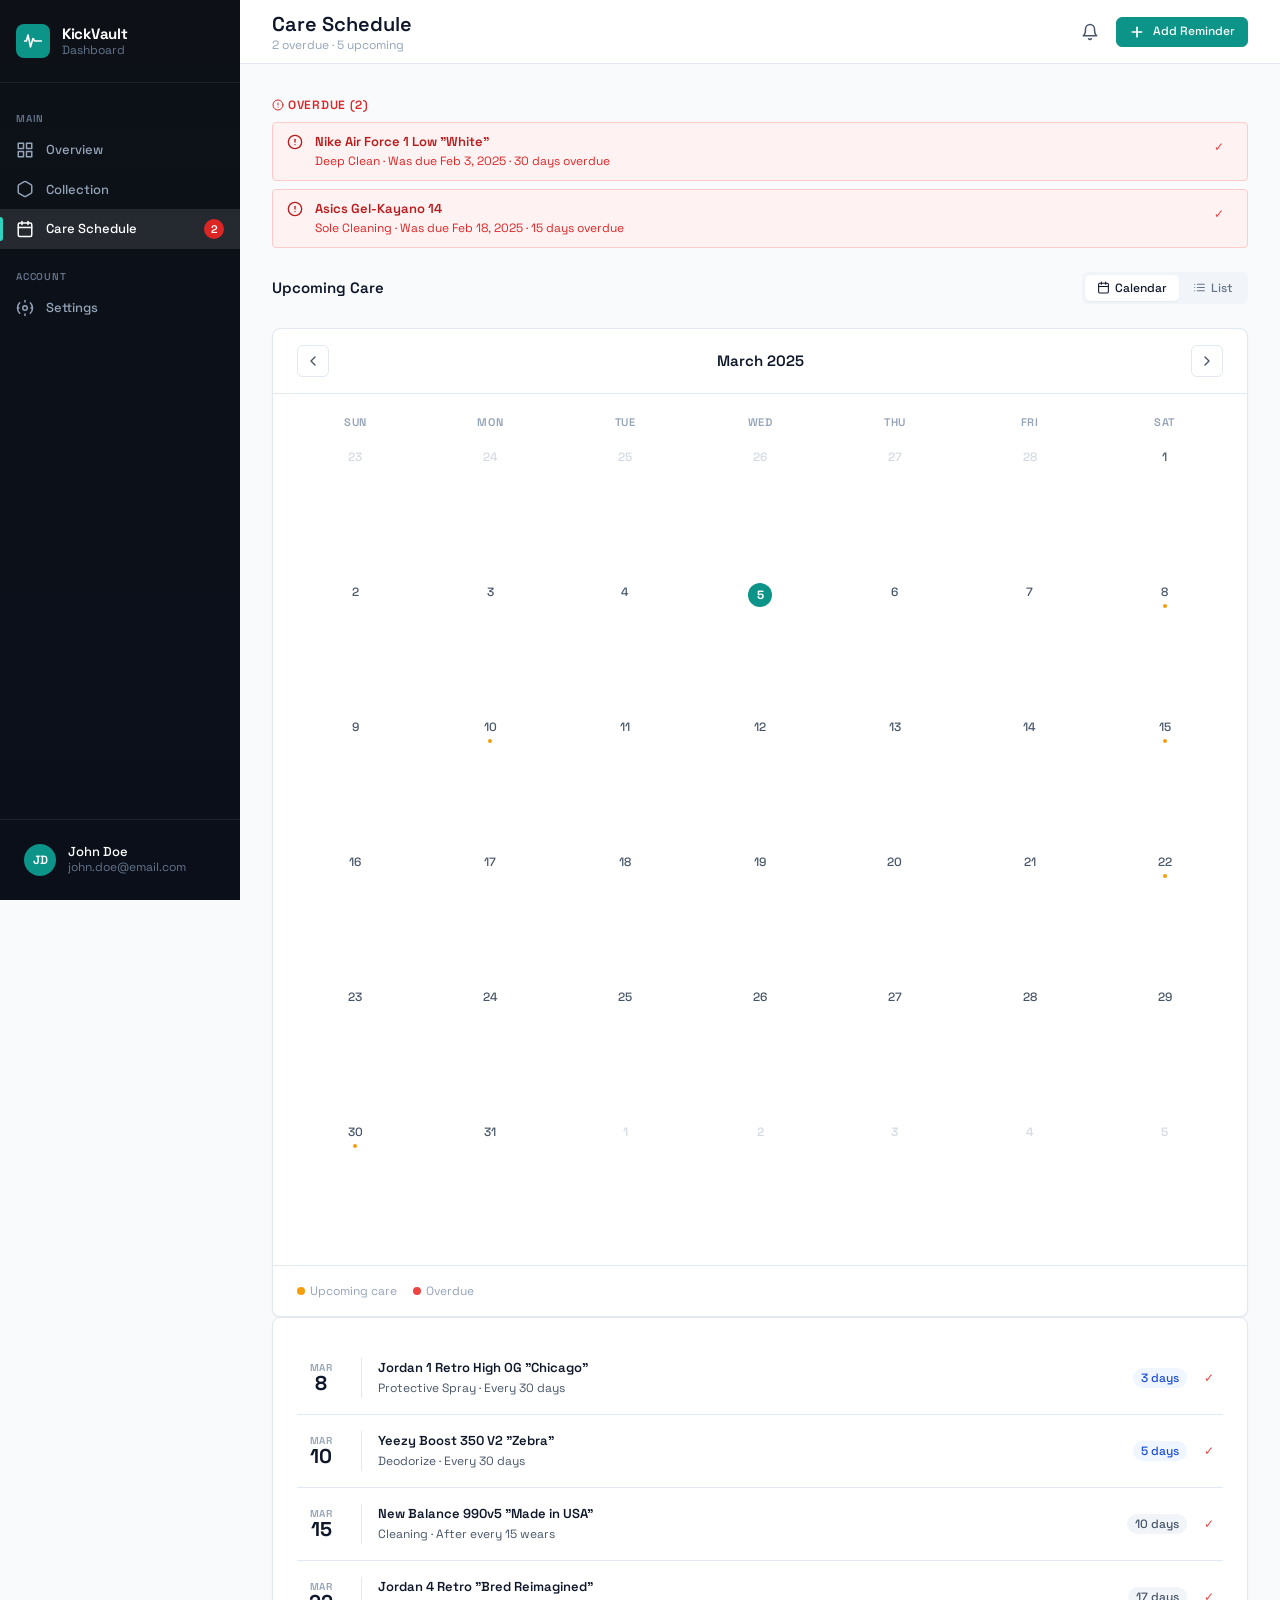
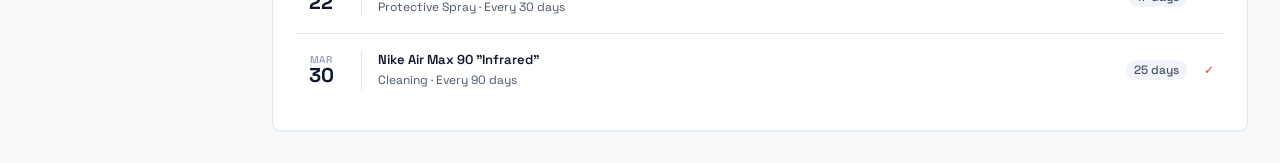
<file: schedule.html>
<!DOCTYPE html>
<html lang="en">
<head>
  <meta charset="UTF-8" />
  <meta name="viewport" content="width=device-width, initial-scale=1.0" />
  <title>Care Schedule — KickVault Dashboard</title>
  <link rel="preconnect" href="https://fonts.googleapis.com">
  <link rel="preconnect" href="https://fonts.gstatic.com" crossorigin>
  <link href="https://fonts.googleapis.com/css2?family=Space+Grotesk:wght@300;400;500;600;700&display=swap" rel="stylesheet">
  <link rel="stylesheet" href="css/design-system.css" />
  <link rel="stylesheet" href="css/layout.css" />
  <link rel="stylesheet" href="css/schedule.css" />
</head>
<body>
<div class="app">

  <!-- Sidebar -->
  <aside class="sidebar">
    <div class="sidebar-brand">
      <div class="sidebar-logo">
        <svg viewBox="0 0 24 24" fill="none" stroke="currentColor" stroke-width="2" stroke-linecap="round" stroke-linejoin="round">
          <path d="M2 12h2l2-7 3 14 3-10 2 3h8"/>
        </svg>
      </div>
      <div class="sidebar-brand-text">
        <div class="sidebar-brand-name">KickVault</div>
        <div class="sidebar-brand-sub">Dashboard</div>
      </div>
    </div>
    <nav class="sidebar-nav">
      <div class="nav-section">
        <div class="nav-section-label">Main</div>
        <a href="index.html" class="nav-link">
          <svg viewBox="0 0 24 24" fill="none" stroke="currentColor" stroke-width="2" stroke-linecap="round" stroke-linejoin="round"><rect x="3" y="3" width="7" height="7"/><rect x="14" y="3" width="7" height="7"/><rect x="14" y="14" width="7" height="7"/><rect x="3" y="14" width="7" height="7"/></svg>
          <span class="nav-link-label">Overview</span>
        </a>
        <a href="collection.html" class="nav-link">
          <svg viewBox="0 0 24 24" fill="none" stroke="currentColor" stroke-width="2" stroke-linecap="round" stroke-linejoin="round"><path d="M21 16V8a2 2 0 0 0-1-1.73l-7-4a2 2 0 0 0-2 0l-7 4A2 2 0 0 0 3 8v8a2 2 0 0 0 1 1.73l7 4a2 2 0 0 0 2 0l7-4A2 2 0 0 0 21 16z"/></svg>
          <span class="nav-link-label">Collection</span>
        </a>
        <a href="schedule.html" class="nav-link active">
          <svg viewBox="0 0 24 24" fill="none" stroke="currentColor" stroke-width="2" stroke-linecap="round" stroke-linejoin="round"><rect x="3" y="4" width="18" height="18" rx="2" ry="2"/><line x1="16" y1="2" x2="16" y2="6"/><line x1="8" y1="2" x2="8" y2="6"/><line x1="3" y1="10" x2="21" y2="10"/></svg>
          <span class="nav-link-label">Care Schedule</span>
          <span class="nav-badge">2</span>
        </a>
      </div>
      <div class="nav-section">
        <div class="nav-section-label">Account</div>
        <a href="settings.html" class="nav-link">
          <svg viewBox="0 0 24 24" fill="none" stroke="currentColor" stroke-width="2" stroke-linecap="round" stroke-linejoin="round"><circle cx="12" cy="12" r="3"/><path d="M19.07 4.93a10 10 0 0 1 0 14.14M4.93 4.93a10 10 0 0 0 0 14.14"/><path d="M12 2v2m0 16v2M2 12h2m16 0h2"/></svg>
          <span class="nav-link-label">Settings</span>
        </a>
      </div>
    </nav>
    <div class="sidebar-footer">
      <div class="sidebar-user">
        <div class="avatar avatar-sm" style="background: var(--color-primary-600); color: white;">JD</div>
        <div class="sidebar-user-info">
          <div class="sidebar-user-name">John Doe</div>
          <div class="sidebar-user-email">john.doe@email.com</div>
        </div>
      </div>
    </div>
  </aside>

  <!-- Main -->
  <div class="main">
    <header class="page-header">
      <div class="header-left">
        <h1 class="page-title">Care Schedule</h1>
        <div class="page-subtitle">2 overdue · 5 upcoming</div>
      </div>
      <div class="header-right">
        <button class="icon-btn" aria-label="Notifications">
          <svg viewBox="0 0 24 24" fill="none" stroke="currentColor" stroke-width="2" stroke-linecap="round" stroke-linejoin="round"><path d="M18 8A6 6 0 0 0 6 8c0 7-3 9-3 9h18s-3-2-3-9"/><path d="M13.73 21a2 2 0 0 1-3.46 0"/></svg>
        </button>
        <button class="btn btn-primary btn-sm">
          <svg viewBox="0 0 24 24" fill="none" stroke="currentColor" stroke-width="2.5" stroke-linecap="round" stroke-linejoin="round"><line x1="12" y1="5" x2="12" y2="19"/><line x1="5" y1="12" x2="19" y2="12"/></svg>
          Add Reminder
        </button>
      </div>
    </header>

    <div class="content">
      <div class="schedule-layout">

        <!-- Overdue Items -->
        <div>
          <div class="overdue-section-title" style="margin-bottom: var(--space-1);">
            <svg width="12" height="12" viewBox="0 0 24 24" fill="none" stroke="currentColor" stroke-width="2" stroke-linecap="round" stroke-linejoin="round"><circle cx="12" cy="12" r="10"/><line x1="12" y1="8" x2="12" y2="12"/><line x1="12" y1="16" x2="12.01" y2="16"/></svg>
            Overdue (2)
          </div>
          <div style="display:flex; flex-direction:column; gap: var(--space-1);">
            <!-- Overdue alert — padding/radius drift from .alert -->
            <div class="overdue-alert">
              <div class="overdue-alert-body">
                <svg viewBox="0 0 24 24" fill="none" stroke="currentColor" stroke-width="2" stroke-linecap="round" stroke-linejoin="round"><circle cx="12" cy="12" r="10"/><line x1="12" y1="8" x2="12" y2="12"/><line x1="12" y1="16" x2="12.01" y2="16"/></svg>
                <div class="overdue-alert-info">
                  <div class="overdue-alert-shoe">Nike Air Force 1 Low "White"</div>
                  <div class="overdue-alert-detail">Deep Clean · Was due Feb 3, 2025 · 30 days overdue</div>
                </div>
              </div>
              <button class="mark-complete-btn" data-tooltip="Mark complete" aria-label="Mark complete">✓</button>
            </div>
            <div class="overdue-alert">
              <div class="overdue-alert-body">
                <svg viewBox="0 0 24 24" fill="none" stroke="currentColor" stroke-width="2" stroke-linecap="round" stroke-linejoin="round"><circle cx="12" cy="12" r="10"/><line x1="12" y1="8" x2="12" y2="12"/><line x1="12" y1="16" x2="12.01" y2="16"/></svg>
                <div class="overdue-alert-info">
                  <div class="overdue-alert-shoe">Asics Gel-Kayano 14</div>
                  <div class="overdue-alert-detail">Sole Cleaning · Was due Feb 18, 2025 · 15 days overdue</div>
                </div>
              </div>
              <button class="mark-complete-btn" data-tooltip="Mark complete" aria-label="Mark complete">✓</button>
            </div>
          </div>
        </div>

        <!-- View Toggle + Calendar/List heading row -->
        <div class="schedule-header-row">
          <div class="section-title">Upcoming Care</div>
          <!-- View Toggle (Segmented Control — Implementation B) -->
          <div class="schedule-view-toggle" data-view-toggle>
            <button class="schedule-view-btn active" data-view="calendar" aria-pressed="true">
              <svg viewBox="0 0 24 24" fill="none" stroke="currentColor" stroke-width="2" stroke-linecap="round" stroke-linejoin="round"><rect x="3" y="4" width="18" height="18" rx="2" ry="2"/><line x1="16" y1="2" x2="16" y2="6"/><line x1="8" y1="2" x2="8" y2="6"/><line x1="3" y1="10" x2="21" y2="10"/></svg>
              Calendar
            </button>
            <button class="schedule-view-btn" data-view="list" aria-pressed="false">
              <svg viewBox="0 0 24 24" fill="none" stroke="currentColor" stroke-width="2" stroke-linecap="round" stroke-linejoin="round"><line x1="8" y1="6" x2="21" y2="6"/><line x1="8" y1="12" x2="21" y2="12"/><line x1="8" y1="18" x2="21" y2="18"/><line x1="3" y1="6" x2="3.01" y2="6"/><line x1="3" y1="12" x2="3.01" y2="12"/><line x1="3" y1="18" x2="3.01" y2="18"/></svg>
              List
            </button>
          </div>
        </div>

        <!-- Views -->
        <div class="collection-views">

          <!-- Calendar View -->
          <div data-view="calendar" class="active">
            <div class="calendar-wrapper">
              <div class="calendar-header">
                <button class="calendar-nav-btn">
                  <svg viewBox="0 0 24 24" fill="none" stroke="currentColor" stroke-width="2" stroke-linecap="round" stroke-linejoin="round"><polyline points="15 18 9 12 15 6"/></svg>
                </button>
                <div class="calendar-title">March 2025</div>
                <button class="calendar-nav-btn">
                  <svg viewBox="0 0 24 24" fill="none" stroke="currentColor" stroke-width="2" stroke-linecap="round" stroke-linejoin="round"><polyline points="9 18 15 12 9 6"/></svg>
                </button>
              </div>
              <div class="calendar-grid">
                <div class="calendar-weekdays">
                  <div class="calendar-weekday">Sun</div>
                  <div class="calendar-weekday">Mon</div>
                  <div class="calendar-weekday">Tue</div>
                  <div class="calendar-weekday">Wed</div>
                  <div class="calendar-weekday">Thu</div>
                  <div class="calendar-weekday">Fri</div>
                  <div class="calendar-weekday">Sat</div>
                </div>
                <div class="calendar-days">
                  <!-- Week 1: Feb 23–Mar 1 -->
                  <div class="calendar-day calendar-day--other-month"><span>23</span></div>
                  <div class="calendar-day calendar-day--other-month"><span>24</span></div>
                  <div class="calendar-day calendar-day--other-month"><span>25</span></div>
                  <div class="calendar-day calendar-day--other-month"><span>26</span></div>
                  <div class="calendar-day calendar-day--other-month"><span>27</span></div>
                  <div class="calendar-day calendar-day--other-month"><span>28</span></div>
                  <div class="calendar-day"><span>1</span></div>
                  <!-- Week 2 -->
                  <div class="calendar-day"><span>2</span></div>
                  <div class="calendar-day"><span>3</span></div>
                  <div class="calendar-day"><span>4</span></div>
                  <div class="calendar-day calendar-day--today"><span class="calendar-day-number">5</span></div>
                  <div class="calendar-day"><span>6</span></div>
                  <div class="calendar-day"><span>7</span></div>
                  <div class="calendar-day calendar-day--has-event calendar-day--upcoming"><span>8</span></div>
                  <!-- Week 3 -->
                  <div class="calendar-day"><span>9</span></div>
                  <div class="calendar-day calendar-day--has-event calendar-day--upcoming"><span>10</span></div>
                  <div class="calendar-day"><span>11</span></div>
                  <div class="calendar-day"><span>12</span></div>
                  <div class="calendar-day"><span>13</span></div>
                  <div class="calendar-day"><span>14</span></div>
                  <div class="calendar-day calendar-day--has-event calendar-day--upcoming"><span>15</span></div>
                  <!-- Week 4 -->
                  <div class="calendar-day"><span>16</span></div>
                  <div class="calendar-day"><span>17</span></div>
                  <div class="calendar-day"><span>18</span></div>
                  <div class="calendar-day"><span>19</span></div>
                  <div class="calendar-day"><span>20</span></div>
                  <div class="calendar-day"><span>21</span></div>
                  <div class="calendar-day calendar-day--has-event calendar-day--upcoming"><span>22</span></div>
                  <!-- Week 5 -->
                  <div class="calendar-day"><span>23</span></div>
                  <div class="calendar-day"><span>24</span></div>
                  <div class="calendar-day"><span>25</span></div>
                  <div class="calendar-day"><span>26</span></div>
                  <div class="calendar-day"><span>27</span></div>
                  <div class="calendar-day"><span>28</span></div>
                  <div class="calendar-day"><span>29</span></div>
                  <!-- Week 6 -->
                  <div class="calendar-day calendar-day--has-event calendar-day--upcoming"><span>30</span></div>
                  <div class="calendar-day"><span>31</span></div>
                  <div class="calendar-day calendar-day--other-month"><span>1</span></div>
                  <div class="calendar-day calendar-day--other-month"><span>2</span></div>
                  <div class="calendar-day calendar-day--other-month"><span>3</span></div>
                  <div class="calendar-day calendar-day--other-month"><span>4</span></div>
                  <div class="calendar-day calendar-day--other-month"><span>5</span></div>
                </div>
              </div>
              <div style="padding: var(--space-2) var(--space-3); border-top: 1px solid var(--border-default); display:flex; gap: var(--space-2);">
                <div style="display:flex; align-items:center; gap: 5px; font-size: var(--text-xs); color: var(--text-tertiary);">
                  <div style="width:8px;height:8px;border-radius:50%;background:var(--color-warning-500);"></div>
                  Upcoming care
                </div>
                <div style="display:flex; align-items:center; gap: 5px; font-size: var(--text-xs); color: var(--text-tertiary);">
                  <div style="width:8px;height:8px;border-radius:50%;background:var(--color-error-500);"></div>
                  Overdue
                </div>
              </div>
            </div>
          </div>

          <!-- List View -->
          <div data-view="list">
            <div class="card">
              <div class="schedule-list">
                <div class="schedule-item">
                  <div class="schedule-item-date">
                    <div class="schedule-item-month">Mar</div>
                    <div class="schedule-item-day">8</div>
                  </div>
                  <div class="schedule-item-divider"></div>
                  <div class="schedule-item-info">
                    <div class="schedule-item-shoe">Jordan 1 Retro High OG "Chicago"</div>
                    <div class="schedule-item-care">Protective Spray · Every 30 days</div>
                  </div>
                  <div class="schedule-item-actions">
                    <span class="badge badge-info">3 days</span>
                    <button class="mark-complete-btn" data-tooltip="Mark complete" aria-label="Mark complete">✓</button>
                  </div>
                </div>
                <div class="schedule-item">
                  <div class="schedule-item-date">
                    <div class="schedule-item-month">Mar</div>
                    <div class="schedule-item-day">10</div>
                  </div>
                  <div class="schedule-item-divider"></div>
                  <div class="schedule-item-info">
                    <div class="schedule-item-shoe">Yeezy Boost 350 V2 "Zebra"</div>
                    <div class="schedule-item-care">Deodorize · Every 30 days</div>
                  </div>
                  <div class="schedule-item-actions">
                    <span class="badge badge-info">5 days</span>
                    <button class="mark-complete-btn" data-tooltip="Mark complete" aria-label="Mark complete">✓</button>
                  </div>
                </div>
                <div class="schedule-item">
                  <div class="schedule-item-date">
                    <div class="schedule-item-month">Mar</div>
                    <div class="schedule-item-day">15</div>
                  </div>
                  <div class="schedule-item-divider"></div>
                  <div class="schedule-item-info">
                    <div class="schedule-item-shoe">New Balance 990v5 "Made in USA"</div>
                    <div class="schedule-item-care">Cleaning · After every 15 wears</div>
                  </div>
                  <div class="schedule-item-actions">
                    <span class="badge badge-neutral">10 days</span>
                    <button class="mark-complete-btn" data-tooltip="Mark complete" aria-label="Mark complete">✓</button>
                  </div>
                </div>
                <div class="schedule-item">
                  <div class="schedule-item-date">
                    <div class="schedule-item-month">Mar</div>
                    <div class="schedule-item-day">22</div>
                  </div>
                  <div class="schedule-item-divider"></div>
                  <div class="schedule-item-info">
                    <div class="schedule-item-shoe">Jordan 4 Retro "Bred Reimagined"</div>
                    <div class="schedule-item-care">Protective Spray · Every 30 days</div>
                  </div>
                  <div class="schedule-item-actions">
                    <span class="badge badge-neutral">17 days</span>
                    <button class="mark-complete-btn" data-tooltip="Mark complete" aria-label="Mark complete">✓</button>
                  </div>
                </div>
                <div class="schedule-item">
                  <div class="schedule-item-date">
                    <div class="schedule-item-month">Mar</div>
                    <div class="schedule-item-day">30</div>
                  </div>
                  <div class="schedule-item-divider"></div>
                  <div class="schedule-item-info">
                    <div class="schedule-item-shoe">Nike Air Max 90 "Infrared"</div>
                    <div class="schedule-item-care">Cleaning · Every 90 days</div>
                  </div>
                  <div class="schedule-item-actions">
                    <span class="badge badge-neutral">25 days</span>
                    <button class="mark-complete-btn" data-tooltip="Mark complete" aria-label="Mark complete">✓</button>
                  </div>
                </div>
              </div>
            </div>
          </div>

        </div><!-- /views -->

      </div><!-- /schedule-layout -->
    </div><!-- /content -->
  </div><!-- /main -->
</div><!-- /app -->

<script src="js/main.js"></script>
</body>
</html>
</file>
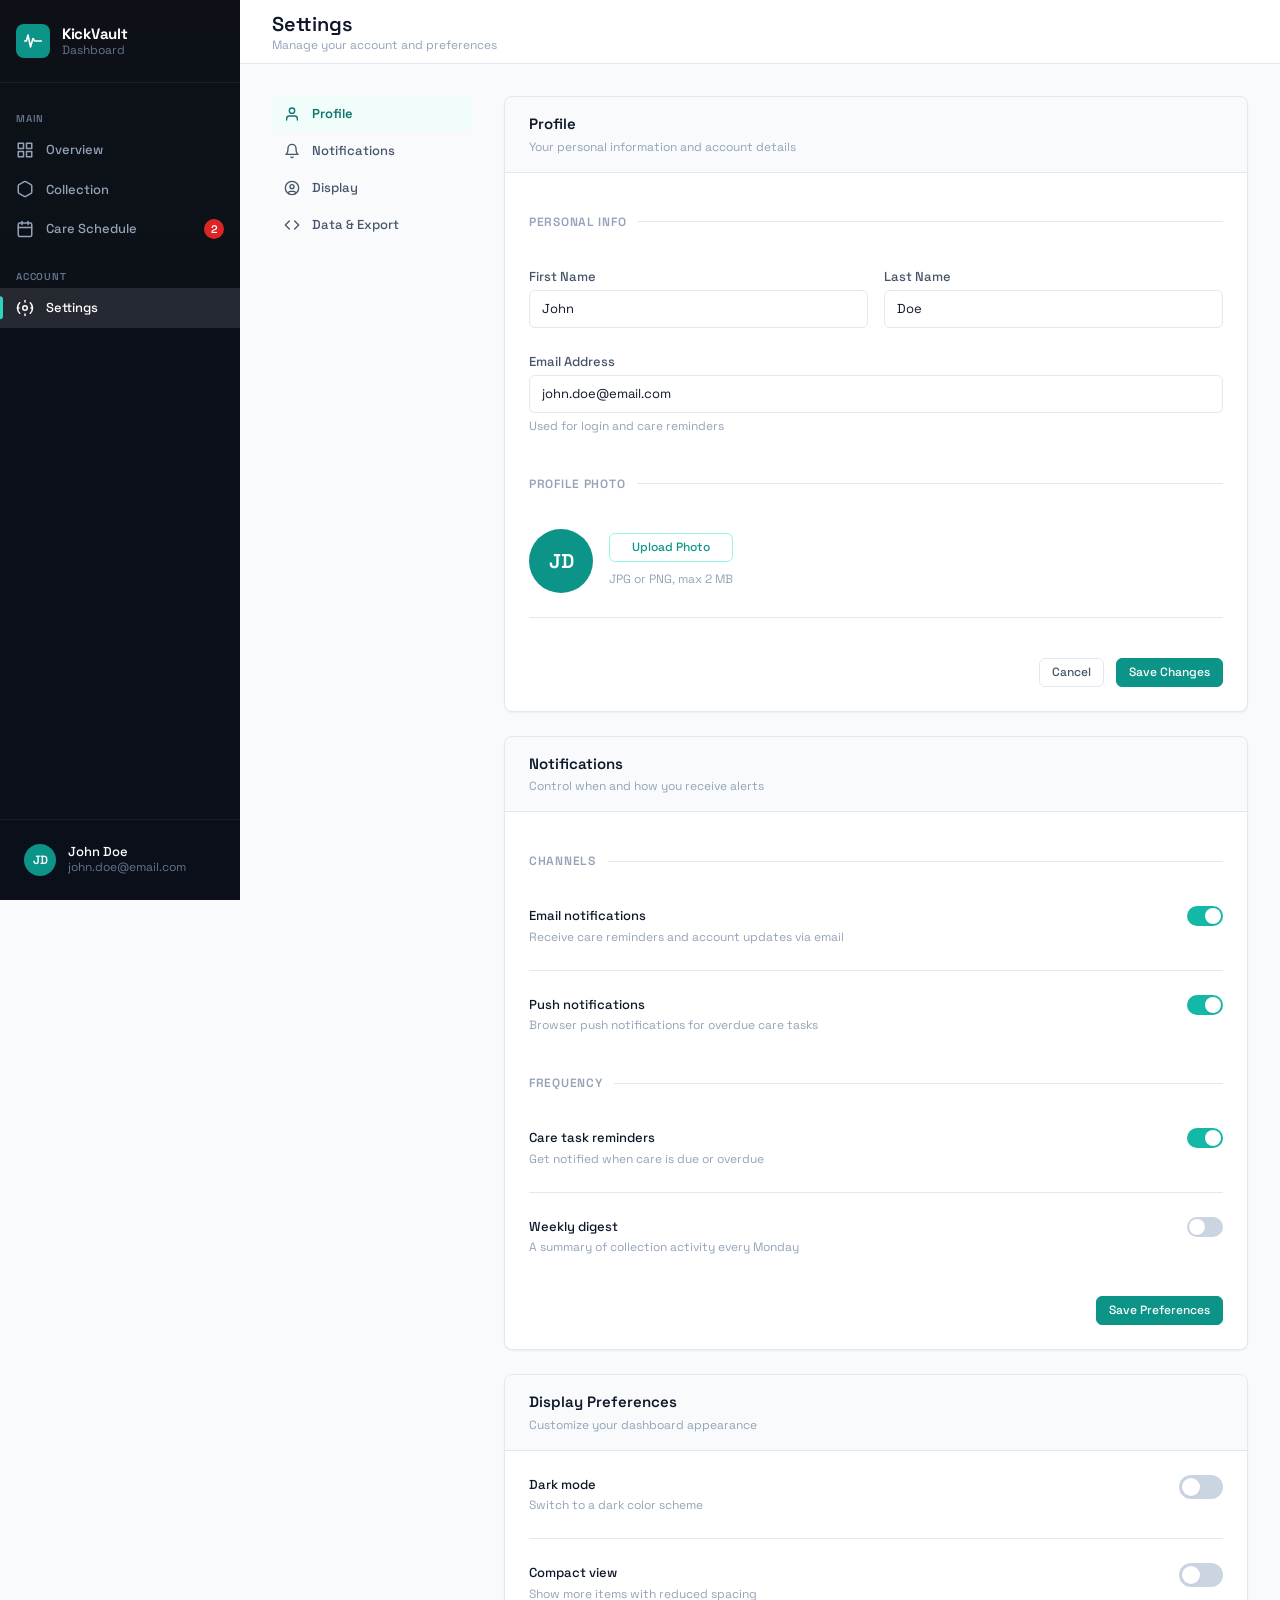
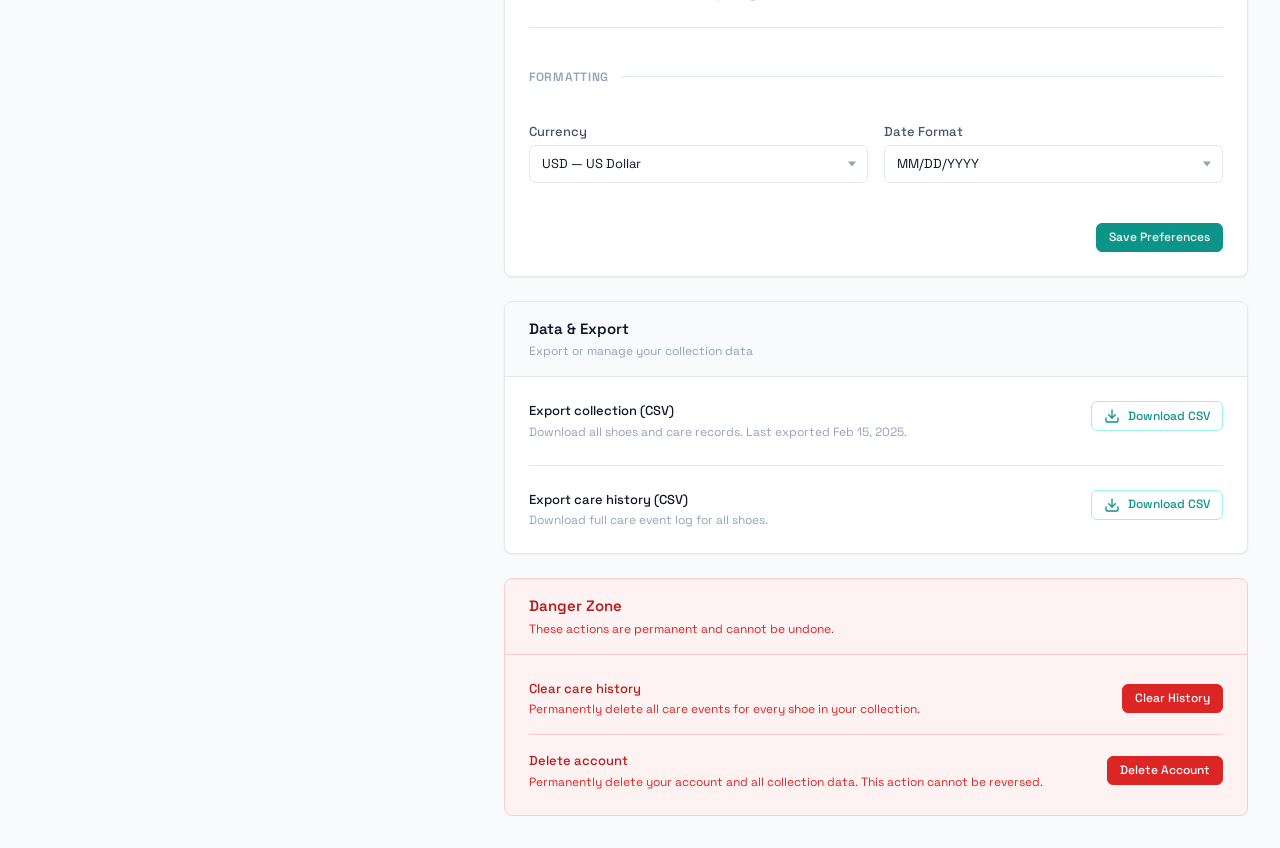
<file: settings.html>
<!DOCTYPE html>
<html lang="en">
<head>
  <meta charset="UTF-8" />
  <meta name="viewport" content="width=device-width, initial-scale=1.0" />
  <title>Settings — KickVault Dashboard</title>
  <link rel="preconnect" href="https://fonts.googleapis.com">
  <link rel="preconnect" href="https://fonts.gstatic.com" crossorigin>
  <link href="https://fonts.googleapis.com/css2?family=Space+Grotesk:wght@300;400;500;600;700&display=swap" rel="stylesheet">
  <link rel="stylesheet" href="css/design-system.css" />
  <link rel="stylesheet" href="css/layout.css" />
  <link rel="stylesheet" href="css/settings.css" />
</head>
<body>
<div class="app">

  <!-- Sidebar -->
  <aside class="sidebar">
    <div class="sidebar-brand">
      <div class="sidebar-logo">
        <svg viewBox="0 0 24 24" fill="none" stroke="currentColor" stroke-width="2" stroke-linecap="round" stroke-linejoin="round">
          <path d="M2 12h2l2-7 3 14 3-10 2 3h8"/>
        </svg>
      </div>
      <div class="sidebar-brand-text">
        <div class="sidebar-brand-name">KickVault</div>
        <div class="sidebar-brand-sub">Dashboard</div>
      </div>
    </div>
    <nav class="sidebar-nav">
      <div class="nav-section">
        <div class="nav-section-label">Main</div>
        <a href="index.html" class="nav-link">
          <svg viewBox="0 0 24 24" fill="none" stroke="currentColor" stroke-width="2" stroke-linecap="round" stroke-linejoin="round"><rect x="3" y="3" width="7" height="7"/><rect x="14" y="3" width="7" height="7"/><rect x="14" y="14" width="7" height="7"/><rect x="3" y="14" width="7" height="7"/></svg>
          <span class="nav-link-label">Overview</span>
        </a>
        <a href="collection.html" class="nav-link">
          <svg viewBox="0 0 24 24" fill="none" stroke="currentColor" stroke-width="2" stroke-linecap="round" stroke-linejoin="round"><path d="M21 16V8a2 2 0 0 0-1-1.73l-7-4a2 2 0 0 0-2 0l-7 4A2 2 0 0 0 3 8v8a2 2 0 0 0 1 1.73l7 4a2 2 0 0 0 2 0l7-4A2 2 0 0 0 21 16z"/></svg>
          <span class="nav-link-label">Collection</span>
        </a>
        <a href="schedule.html" class="nav-link">
          <svg viewBox="0 0 24 24" fill="none" stroke="currentColor" stroke-width="2" stroke-linecap="round" stroke-linejoin="round"><rect x="3" y="4" width="18" height="18" rx="2" ry="2"/><line x1="16" y1="2" x2="16" y2="6"/><line x1="8" y1="2" x2="8" y2="6"/><line x1="3" y1="10" x2="21" y2="10"/></svg>
          <span class="nav-link-label">Care Schedule</span>
          <span class="nav-badge">2</span>
        </a>
      </div>
      <div class="nav-section">
        <div class="nav-section-label">Account</div>
        <a href="settings.html" class="nav-link active">
          <svg viewBox="0 0 24 24" fill="none" stroke="currentColor" stroke-width="2" stroke-linecap="round" stroke-linejoin="round"><circle cx="12" cy="12" r="3"/><path d="M19.07 4.93a10 10 0 0 1 0 14.14M4.93 4.93a10 10 0 0 0 0 14.14"/><path d="M12 2v2m0 16v2M2 12h2m16 0h2"/></svg>
          <span class="nav-link-label">Settings</span>
        </a>
      </div>
    </nav>
    <div class="sidebar-footer">
      <div class="sidebar-user">
        <div class="avatar avatar-sm" style="background: var(--color-primary-600); color: white;">JD</div>
        <div class="sidebar-user-info">
          <div class="sidebar-user-name">John Doe</div>
          <div class="sidebar-user-email">john.doe@email.com</div>
        </div>
      </div>
    </div>
  </aside>

  <!-- Main -->
  <div class="main">
    <header class="page-header">
      <div class="header-left">
        <h1 class="page-title">Settings</h1>
        <div class="page-subtitle">Manage your account and preferences</div>
      </div>
    </header>

    <div class="content">

      <!-- Settings Layout (two-column — undocumented pattern) -->
      <div class="settings-layout">

        <!-- Settings Nav -->
        <div class="settings-nav">
          <button class="settings-nav-item active">
            <svg viewBox="0 0 24 24" fill="none" stroke="currentColor" stroke-width="2" stroke-linecap="round" stroke-linejoin="round"><path d="M20 21v-2a4 4 0 0 0-4-4H8a4 4 0 0 0-4 4v2"/><circle cx="12" cy="7" r="4"/></svg>
            Profile
          </button>
          <button class="settings-nav-item">
            <svg viewBox="0 0 24 24" fill="none" stroke="currentColor" stroke-width="2" stroke-linecap="round" stroke-linejoin="round"><path d="M18 8A6 6 0 0 0 6 8c0 7-3 9-3 9h18s-3-2-3-9"/><path d="M13.73 21a2 2 0 0 1-3.46 0"/></svg>
            Notifications
          </button>
          <button class="settings-nav-item">
            <svg viewBox="0 0 24 24" fill="none" stroke="currentColor" stroke-width="2" stroke-linecap="round" stroke-linejoin="round"><circle cx="12" cy="12" r="10"/><circle cx="12" cy="10" r="3"/><path d="M7 20.662V19a2 2 0 0 1 2-2h6a2 2 0 0 1 2 2v1.662"/></svg>
            Display
          </button>
          <button class="settings-nav-item">
            <svg viewBox="0 0 24 24" fill="none" stroke="currentColor" stroke-width="2" stroke-linecap="round" stroke-linejoin="round"><polyline points="16 18 22 12 16 6"/><polyline points="8 6 2 12 8 18"/></svg>
            Data &amp; Export
          </button>
        </div>

        <!-- Settings Content -->
        <div class="settings-content">

          <!-- Profile Section -->
          <div class="settings-section">
            <div class="settings-section-header">
              <div class="settings-section-title">Profile</div>
              <div class="settings-section-desc">Your personal information and account details</div>
            </div>
            <div class="settings-section-body">

              <!-- Form Section Divider — undocumented pattern -->
              <div class="form-section-divider">
                <span class="form-section-divider-label">Personal Info</span>
                <div class="form-section-divider-line"></div>
              </div>

              <div class="settings-form-row">
                <div class="input-group">
                  <label class="input-label" for="first-name">First Name</label>
                  <input type="text" id="first-name" class="input" value="John" />
                </div>
                <div class="input-group">
                  <label class="input-label" for="last-name">Last Name</label>
                  <input type="text" id="last-name" class="input" value="Doe" />
                </div>
              </div>
              <div class="input-group">
                <label class="input-label" for="email">Email Address</label>
                <input type="email" id="email" class="input" value="john.doe@email.com" />
                <span class="input-hint">Used for login and care reminders</span>
              </div>

              <div class="form-section-divider">
                <span class="form-section-divider-label">Profile Photo</span>
                <div class="form-section-divider-line"></div>
              </div>

              <div style="display:flex; align-items:center; gap: var(--space-2);">
                <div class="avatar avatar-xl" style="background: var(--color-primary-600); color: white; font-size: var(--text-xl);">JD</div>
                <div style="display:flex; flex-direction:column; gap: var(--space-1);">
                  <button class="btn btn-secondary btn-sm">Upload Photo</button>
                  <span class="input-hint">JPG or PNG, max 2 MB</span>
                </div>
              </div>

              <div class="settings-divider"></div>
              <div class="settings-footer">
                <button class="btn btn-tertiary btn-sm">Cancel</button>
                <button class="btn btn-primary btn-sm">Save Changes</button>
              </div>
            </div>
          </div>

          <!-- Notifications Section -->
          <div class="settings-section">
            <div class="settings-section-header">
              <div class="settings-section-title">Notifications</div>
              <div class="settings-section-desc">Control when and how you receive alerts</div>
            </div>
            <div class="settings-section-body">

              <div class="form-section-divider">
                <span class="form-section-divider-label">Channels</span>
                <div class="form-section-divider-line"></div>
              </div>

              <div class="settings-row">
                <div class="settings-row-label">
                  <div class="settings-row-label-text">Email notifications</div>
                  <div class="settings-row-label-desc">Receive care reminders and account updates via email</div>
                </div>
                <div class="settings-row-control">
                  <label class="toggle">
                    <input type="checkbox" checked />
                    <span class="toggle-track"></span>
                    <span class="toggle-thumb"></span>
                  </label>
                </div>
              </div>
              <div class="settings-divider"></div>
              <div class="settings-row">
                <div class="settings-row-label">
                  <div class="settings-row-label-text">Push notifications</div>
                  <div class="settings-row-label-desc">Browser push notifications for overdue care tasks</div>
                </div>
                <div class="settings-row-control">
                  <label class="toggle">
                    <input type="checkbox" checked />
                    <span class="toggle-track"></span>
                    <span class="toggle-thumb"></span>
                  </label>
                </div>
              </div>

              <div class="form-section-divider">
                <span class="form-section-divider-label">Frequency</span>
                <div class="form-section-divider-line"></div>
              </div>

              <div class="settings-row">
                <div class="settings-row-label">
                  <div class="settings-row-label-text">Care task reminders</div>
                  <div class="settings-row-label-desc">Get notified when care is due or overdue</div>
                </div>
                <div class="settings-row-control">
                  <label class="toggle">
                    <input type="checkbox" checked />
                    <span class="toggle-track"></span>
                    <span class="toggle-thumb"></span>
                  </label>
                </div>
              </div>
              <div class="settings-divider"></div>
              <div class="settings-row">
                <div class="settings-row-label">
                  <div class="settings-row-label-text">Weekly digest</div>
                  <div class="settings-row-label-desc">A summary of collection activity every Monday</div>
                </div>
                <div class="settings-row-control">
                  <label class="toggle">
                    <input type="checkbox" />
                    <span class="toggle-track"></span>
                    <span class="toggle-thumb"></span>
                  </label>
                </div>
              </div>

              <div class="settings-footer">
                <button class="btn btn-primary btn-sm">Save Preferences</button>
              </div>
            </div>
          </div>

          <!-- Display Preferences Section (uses undocumented large toggle) -->
          <div class="settings-section">
            <div class="settings-section-header">
              <div class="settings-section-title">Display Preferences</div>
              <div class="settings-section-desc">Customize your dashboard appearance</div>
            </div>
            <div class="settings-section-body">

              <!-- These toggles use .toggle-lg — undocumented size variant -->
              <div class="settings-row">
                <div class="settings-row-label">
                  <div class="settings-row-label-text">Dark mode</div>
                  <div class="settings-row-label-desc">Switch to a dark color scheme</div>
                </div>
                <div class="settings-row-control">
                  <label class="toggle-lg">
                    <input type="checkbox" />
                    <span class="toggle-track"></span>
                    <span class="toggle-thumb"></span>
                  </label>
                </div>
              </div>
              <div class="settings-divider"></div>
              <div class="settings-row">
                <div class="settings-row-label">
                  <div class="settings-row-label-text">Compact view</div>
                  <div class="settings-row-label-desc">Show more items with reduced spacing</div>
                </div>
                <div class="settings-row-control">
                  <label class="toggle-lg">
                    <input type="checkbox" />
                    <span class="toggle-track"></span>
                    <span class="toggle-thumb"></span>
                  </label>
                </div>
              </div>
              <div class="settings-divider"></div>

              <div class="form-section-divider">
                <span class="form-section-divider-label">Formatting</span>
                <div class="form-section-divider-line"></div>
              </div>

              <div class="settings-form-row">
                <div class="input-group">
                  <label class="input-label">Currency</label>
                  <div class="select-wrapper">
                    <select class="select">
                      <option selected>USD — US Dollar</option>
                      <option>EUR — Euro</option>
                      <option>GBP — British Pound</option>
                    </select>
                  </div>
                </div>
                <div class="input-group">
                  <label class="input-label">Date Format</label>
                  <div class="select-wrapper">
                    <select class="select">
                      <option selected>MM/DD/YYYY</option>
                      <option>DD/MM/YYYY</option>
                      <option>YYYY-MM-DD</option>
                    </select>
                  </div>
                </div>
              </div>

              <div class="settings-footer">
                <button class="btn btn-primary btn-sm">Save Preferences</button>
              </div>
            </div>
          </div>

          <!-- Data & Export Section -->
          <div class="settings-section">
            <div class="settings-section-header">
              <div class="settings-section-title">Data &amp; Export</div>
              <div class="settings-section-desc">Export or manage your collection data</div>
            </div>
            <div class="settings-section-body">
              <div class="settings-row">
                <div class="settings-row-label">
                  <div class="settings-row-label-text">Export collection (CSV)</div>
                  <div class="settings-row-label-desc">Download all shoes and care records. Last exported Feb 15, 2025.</div>
                </div>
                <div class="settings-row-control">
                  <button class="btn btn-secondary btn-sm">
                    <svg viewBox="0 0 24 24" fill="none" stroke="currentColor" stroke-width="2" stroke-linecap="round" stroke-linejoin="round"><path d="M21 15v4a2 2 0 0 1-2 2H5a2 2 0 0 1-2-2v-4"/><polyline points="7 10 12 15 17 10"/><line x1="12" y1="15" x2="12" y2="3"/></svg>
                    Download CSV
                  </button>
                </div>
              </div>
              <div class="settings-divider"></div>
              <div class="settings-row">
                <div class="settings-row-label">
                  <div class="settings-row-label-text">Export care history (CSV)</div>
                  <div class="settings-row-label-desc">Download full care event log for all shoes.</div>
                </div>
                <div class="settings-row-control">
                  <button class="btn btn-secondary btn-sm">
                    <svg viewBox="0 0 24 24" fill="none" stroke="currentColor" stroke-width="2" stroke-linecap="round" stroke-linejoin="round"><path d="M21 15v4a2 2 0 0 1-2 2H5a2 2 0 0 1-2-2v-4"/><polyline points="7 10 12 15 17 10"/><line x1="12" y1="15" x2="12" y2="3"/></svg>
                    Download CSV
                  </button>
                </div>
              </div>
            </div>
          </div>

          <!-- Danger Zone (undocumented pattern) -->
          <div class="danger-zone">
            <div class="danger-zone-header">
              <div class="danger-zone-title">Danger Zone</div>
              <div class="danger-zone-desc">These actions are permanent and cannot be undone.</div>
            </div>
            <div class="danger-zone-body">
              <div class="danger-zone-action">
                <div class="danger-zone-action-info">
                  <div class="danger-zone-action-label">Clear care history</div>
                  <div class="danger-zone-action-desc">Permanently delete all care events for every shoe in your collection.</div>
                </div>
                <button class="btn btn-destructive btn-sm">Clear History</button>
              </div>
              <div class="settings-divider" style="background: var(--color-error-200);"></div>
              <div class="danger-zone-action">
                <div class="danger-zone-action-info">
                  <div class="danger-zone-action-label">Delete account</div>
                  <div class="danger-zone-action-desc">Permanently delete your account and all collection data. This action cannot be reversed.</div>
                </div>
                <button class="btn btn-destructive btn-sm">Delete Account</button>
              </div>
            </div>
          </div>

        </div><!-- /settings-content -->
      </div><!-- /settings-layout -->

    </div><!-- /content -->
  </div><!-- /main -->
</div><!-- /app -->

<script src="js/main.js"></script>
</body>
</html>
</file>
<file: css/design-system.css>
/* ============================================================
   KICKVAULT DASHBOARD — DESIGN SYSTEM
   Version 1.0

   Contents:
     1. Design Tokens
     2. Base Reset
     3. Documented Components
        - Button
        - Input / Select / Textarea
        - Badge
        - Card
        - Alert / Banner
        - Modal
        - Tooltip
        - Avatar
        - Toggle / Switch
        - Navigation Sidebar
   ============================================================ */


/* ============================================================
   1. DESIGN TOKENS
   ============================================================ */

:root {

  /* --- Color Scale: Neutrals (Slate) --- */
  --color-neutral-50:  #f8fafc;
  --color-neutral-100: #f1f5f9;
  --color-neutral-200: #e2e8f0;
  --color-neutral-300: #cbd5e1;
  --color-neutral-400: #94a3b8;
  --color-neutral-500: #64748b;
  --color-neutral-600: #475569;
  --color-neutral-700: #334155;
  --color-neutral-800: #1e293b;
  --color-neutral-900: #0f172a;

  /* --- Color Scale: Primary (Teal) --- */
  --color-primary-50:  #f0fdfa;
  --color-primary-100: #ccfbf1;
  --color-primary-200: #99f6e4;
  --color-primary-300: #5eead4;
  --color-primary-400: #2dd4bf;
  --color-primary-500: #14b8a6;
  --color-primary-600: #0d9488;
  --color-primary-700: #0f766e;
  --color-primary-800: #115e59;
  --color-primary-900: #134e4a;

  /* --- Color Scale: Success (Emerald) --- */
  --color-success-50:  #ecfdf5;
  --color-success-100: #d1fae5;
  --color-success-200: #a7f3d0;
  --color-success-500: #10b981;
  --color-success-600: #059669;
  --color-success-700: #047857;

  /* --- Color Scale: Warning (Amber) --- */
  --color-warning-50:  #fffbeb;
  --color-warning-100: #fef3c7;
  --color-warning-200: #fde68a;
  --color-warning-500: #f59e0b;
  --color-warning-600: #d97706;
  --color-warning-700: #b45309;

  /* --- Color Scale: Error (Red) --- */
  --color-error-50:  #fef2f2;
  --color-error-100: #fee2e2;
  --color-error-200: #fecaca;
  --color-error-500: #ef4444;
  --color-error-600: #dc2626;
  --color-error-700: #b91c1c;

  /* --- Color Scale: Info (Blue) --- */
  --color-info-50:  #eff6ff;
  --color-info-100: #dbeafe;
  --color-info-200: #bfdbfe;
  --color-info-500: #3b82f6;
  --color-info-600: #2563eb;
  --color-info-700: #1d4ed8;

  /* --- Surface Aliases --- */
  --surface-default: #ffffff;
  --surface-subtle:  var(--color-neutral-50);
  --surface-raised:  #ffffff;

  /* --- Text Aliases --- */
  --text-primary:   var(--color-neutral-900);
  --text-secondary: var(--color-neutral-600);
  --text-tertiary:  var(--color-neutral-400);
  --text-inverse:   #ffffff;
  --text-brand:     var(--color-primary-600);

  /* --- Border Aliases --- */
  --border-default: var(--color-neutral-200);
  --border-strong:  var(--color-neutral-300);
  --border-brand:   var(--color-primary-300);

  /* --- Spacing Scale (8pt grid) --- */
  --space-0-5: 4px;
  --space-1:   8px;
  --space-1-5: 12px;
  --space-2:   16px;
  --space-3:   24px;
  --space-4:   32px;
  --space-5:   40px;
  --space-6:   48px;
  --space-8:   64px;
  --space-10:  80px;
  --space-12:  96px;

  /* --- Typography: Font Sizes --- */
  --text-xs:   12px;
  --text-sm:   13px;
  --text-base: 15px;
  --text-lg:   17px;
  --text-xl:   20px;
  --text-2xl:  24px;
  --text-3xl:  30px;
  --text-4xl:  36px;

  /* --- Typography: Font Weights --- */
  --font-normal:   400;
  --font-medium:   500;
  --font-semibold: 600;
  --font-bold:     700;

  /* --- Typography: Line Heights --- */
  --leading-tight:   1.25;
  --leading-snug:    1.375;
  --leading-normal:  1.5;
  --leading-relaxed: 1.625;

  /* --- Border Radius --- */
  --radius-sm:   4px;
  --radius-md:   6px;
  --radius-lg:   8px;
  --radius-xl:   12px;
  --radius-2xl:  16px;
  --radius-full: 9999px;

  /* --- Elevation / Shadows --- */
  --shadow-sm: 0 1px 2px 0 rgba(0, 0, 0, 0.05);
  --shadow-md: 0 4px 6px -1px rgba(0, 0, 0, 0.07), 0 2px 4px -1px rgba(0, 0, 0, 0.05);
  --shadow-lg: 0 10px 15px -3px rgba(0, 0, 0, 0.08), 0 4px 6px -2px rgba(0, 0, 0, 0.04);

  /* --- Transitions --- */
  --transition-fast: 100ms ease;
  --transition-base: 200ms ease;
  --transition-slow: 300ms ease;
}


/* ============================================================
   2. BASE RESET
   ============================================================ */

*, *::before, *::after {
  box-sizing: border-box;
  margin: 0;
  padding: 0;
}

body {
  font-family: 'Space Grotesk', system-ui, sans-serif;
  font-size: var(--text-base);
  font-weight: var(--font-normal);
  color: var(--text-primary);
  background: var(--surface-subtle);
  line-height: var(--leading-normal);
  -webkit-font-smoothing: antialiased;
}

a { color: inherit; text-decoration: none; }

button { font-family: inherit; }

img, svg { display: block; }


/* ============================================================
   3. DOCUMENTED COMPONENTS
   ============================================================ */


/* --- Button --- */

.btn {
  display: inline-flex;
  align-items: center;
  justify-content: center;
  gap: var(--space-1);
  padding: 8px var(--space-2);
  font-size: var(--text-sm);
  font-weight: var(--font-medium);
  font-family: inherit;
  line-height: var(--leading-tight);
  border-radius: var(--radius-md);
  border: 1px solid transparent;
  cursor: pointer;
  transition:
    background-color var(--transition-fast),
    border-color     var(--transition-fast),
    color            var(--transition-fast),
    box-shadow       var(--transition-fast);
  text-decoration: none;
  white-space: nowrap;
  user-select: none;
}

.btn svg {
  width: 16px;
  height: 16px;
  flex-shrink: 0;
}

/* Primary */
.btn-primary {
  background: var(--color-primary-600);
  color: var(--text-inverse);
  border-color: var(--color-primary-600);
}
.btn-primary:hover {
  background: var(--color-primary-700);
  border-color: var(--color-primary-700);
}
.btn-primary:active {
  background: var(--color-primary-800);
  border-color: var(--color-primary-800);
}

/* Secondary */
.btn-secondary {
  background: var(--surface-default);
  color: var(--color-primary-600);
  border-color: var(--color-primary-200);
}
.btn-secondary:hover {
  background: var(--color-primary-50);
  border-color: var(--color-primary-300);
}

/* Tertiary */
.btn-tertiary {
  background: transparent;
  color: var(--text-secondary);
  border-color: var(--border-default);
}
.btn-tertiary:hover {
  background: var(--color-neutral-100);
  color: var(--text-primary);
}

/* Ghost */
.btn-ghost {
  background: transparent;
  color: var(--text-secondary);
  border-color: transparent;
}
.btn-ghost:hover {
  background: var(--color-neutral-100);
  color: var(--text-primary);
}

/* Destructive */
.btn-destructive {
  background: var(--color-error-600);
  color: var(--text-inverse);
  border-color: var(--color-error-600);
}
.btn-destructive:hover {
  background: var(--color-error-700);
  border-color: var(--color-error-700);
}

/* Sizes */
.btn-sm {
  padding: 6px var(--space-1-5);
  font-size: var(--text-xs);
}
.btn-lg {
  padding: 10px var(--space-3);
  font-size: var(--text-base);
}

/* States */
.btn:disabled,
.btn[aria-disabled="true"] {
  opacity: 0.45;
  cursor: not-allowed;
  pointer-events: none;
}


/* --- Input / Select / Textarea --- */

.input,
.select,
.textarea {
  display: block;
  width: 100%;
  padding: 8px var(--space-1-5);
  font-size: var(--text-sm);
  font-family: inherit;
  color: var(--text-primary);
  background: var(--surface-default);
  border: 1px solid var(--border-default);
  border-radius: var(--radius-md);
  outline: none;
  appearance: none;
  line-height: var(--leading-normal);
  transition:
    border-color var(--transition-fast),
    box-shadow   var(--transition-fast);
}

.input:hover,
.select:hover,
.textarea:hover {
  border-color: var(--border-strong);
}

.input:focus,
.select:focus,
.textarea:focus {
  border-color: var(--color-primary-400);
  box-shadow: 0 0 0 3px var(--color-primary-100);
}

.input::placeholder,
.textarea::placeholder {
  color: var(--text-tertiary);
}

.input-error {
  border-color: var(--color-error-400);
}
.input-error:focus {
  border-color: var(--color-error-500);
  box-shadow: 0 0 0 3px var(--color-error-100);
}

.input-group {
  display: flex;
  flex-direction: column;
  gap: var(--space-0-5);
}
.input-label {
  font-size: var(--text-sm);
  font-weight: var(--font-medium);
  color: var(--text-secondary);
}
.input-hint {
  font-size: var(--text-xs);
  color: var(--text-tertiary);
}

/* Select wrapper (custom arrow) */
.select-wrapper {
  position: relative;
}
.select-wrapper .select {
  padding-right: var(--space-4);
  cursor: pointer;
}
.select-wrapper::after {
  content: '';
  position: absolute;
  right: var(--space-1-5);
  top: 50%;
  transform: translateY(-50%);
  width: 0;
  height: 0;
  border-left: 4px solid transparent;
  border-right: 4px solid transparent;
  border-top: 5px solid var(--color-neutral-400);
  pointer-events: none;
}

/* Textarea */
.textarea {
  resize: vertical;
  min-height: 100px;
}


/* --- Badge / Status Indicator --- */

.badge {
  display: inline-flex;
  align-items: center;
  gap: var(--space-0-5);
  padding: 4px 8px;
  font-size: var(--text-xs);
  font-weight: var(--font-medium);
  line-height: 1;
  border-radius: var(--radius-full);
  white-space: nowrap;
}

.badge-success { background: var(--color-success-50); color: var(--color-success-700); }
.badge-warning { background: var(--color-warning-50); color: var(--color-warning-700); }
.badge-error   { background: var(--color-error-50);   color: var(--color-error-700);   }
.badge-info    { background: var(--color-info-50);    color: var(--color-info-700);    }
.badge-neutral { background: var(--color-neutral-100); color: var(--color-neutral-600); }

/* Dot indicator */
.badge::before {
  content: none;
}
.badge.badge--dot::before {
  content: '';
  width: 6px;
  height: 6px;
  border-radius: var(--radius-full);
  background: currentColor;
}


/* --- Card --- */

.card {
  background: var(--surface-default);
  border-radius: var(--radius-lg);
  border: 1px solid var(--border-default);
  padding: var(--space-3);
  box-shadow: var(--shadow-sm);
}

.card-outlined {
  background: transparent;
  box-shadow: none;
}

.card-interactive {
  cursor: pointer;
  transition:
    box-shadow    var(--transition-base),
    border-color  var(--transition-base);
}
.card-interactive:hover {
  box-shadow: var(--shadow-md);
  border-color: var(--color-neutral-300);
}


/* --- Alert / Banner --- */

.alert {
  display: flex;
  align-items: flex-start;
  gap: var(--space-1-5);
  padding: 12px 16px;
  border-radius: var(--radius-md);
  font-size: var(--text-sm);
  line-height: var(--leading-normal);
}

.alert svg {
  width: 16px;
  height: 16px;
  flex-shrink: 0;
  margin-top: 1px;
}

.alert-success {
  background: var(--color-success-50);
  color: var(--color-success-700);
  border: 1px solid var(--color-success-200);
}
.alert-warning {
  background: var(--color-warning-50);
  color: var(--color-warning-700);
  border: 1px solid var(--color-warning-200);
}
.alert-error {
  background: var(--color-error-50);
  color: var(--color-error-700);
  border: 1px solid var(--color-error-200);
}
.alert-info {
  background: var(--color-info-50);
  color: var(--color-info-700);
  border: 1px solid var(--color-info-200);
}


/* --- Modal --- */

.modal-overlay {
  position: fixed;
  inset: 0;
  background: rgba(15, 23, 42, 0.5);
  display: flex;
  align-items: center;
  justify-content: center;
  z-index: 1000;
  padding: var(--space-4);
}

.modal {
  background: var(--surface-default);
  border-radius: var(--radius-xl);
  box-shadow: var(--shadow-lg);
  padding: var(--space-4);
  width: 100%;
  max-width: 480px;
}

.modal-header {
  display: flex;
  align-items: center;
  justify-content: space-between;
  margin-bottom: var(--space-3);
}

.modal-title {
  font-size: var(--text-lg);
  font-weight: var(--font-semibold);
  color: var(--text-primary);
}

.modal-footer {
  display: flex;
  justify-content: flex-end;
  gap: var(--space-1-5);
  margin-top: var(--space-4);
  padding-top: var(--space-3);
  border-top: 1px solid var(--border-default);
}


/* --- Tooltip --- */

[data-tooltip] {
  position: relative;
}

[data-tooltip]::after {
  content: attr(data-tooltip);
  position: absolute;
  bottom: calc(100% + 6px);
  left: 50%;
  transform: translateX(-50%);
  background: var(--color-neutral-900);
  color: var(--text-inverse);
  font-size: var(--text-xs);
  font-weight: var(--font-medium);
  padding: 5px 8px;
  border-radius: var(--radius-sm);
  white-space: nowrap;
  opacity: 0;
  pointer-events: none;
  transition: opacity var(--transition-fast);
  z-index: 200;
}

[data-tooltip]:hover::after {
  opacity: 1;
}


/* --- Avatar --- */

.avatar {
  display: inline-flex;
  align-items: center;
  justify-content: center;
  border-radius: var(--radius-full);
  font-weight: var(--font-semibold);
  background: var(--color-primary-100);
  color: var(--color-primary-700);
  flex-shrink: 0;
  overflow: hidden;
}

.avatar-sm { width: 32px; height: 32px; font-size: var(--text-xs); }
.avatar-md { width: 40px; height: 40px; font-size: var(--text-sm); }
.avatar-lg { width: 48px; height: 48px; font-size: var(--text-base); }
.avatar-xl { width: 64px; height: 64px; font-size: var(--text-xl); }


/* --- Toggle / Switch --- */

.toggle-wrapper {
  display: flex;
  align-items: center;
  gap: var(--space-1-5);
}

.toggle {
  position: relative;
  display: inline-block;
  width: 36px;
  height: 20px;
  cursor: pointer;
  flex-shrink: 0;
}

.toggle input {
  opacity: 0;
  width: 0;
  height: 0;
  position: absolute;
}

.toggle-track {
  position: absolute;
  inset: 0;
  background: var(--color-neutral-300);
  border-radius: var(--radius-full);
  transition: background var(--transition-fast);
}

.toggle input:checked + .toggle-track {
  background: var(--color-primary-500);
}

.toggle-thumb {
  position: absolute;
  top: 2px;
  left: 2px;
  width: 16px;
  height: 16px;
  background: white;
  border-radius: var(--radius-full);
  box-shadow: var(--shadow-sm);
  transition: transform var(--transition-fast);
  pointer-events: none;
}

.toggle input:checked ~ .toggle-thumb {
  transform: translateX(16px);
}

.toggle-label {
  font-size: var(--text-sm);
  color: var(--text-primary);
  cursor: pointer;
  user-select: none;
}


/* ============================================================
   ACCESSIBILITY & MOTION
   ============================================================ */

/* Focus-visible: keyboard navigation indicator (WCAG 2.1 AA) */
:focus-visible {
  outline: 2px solid var(--color-primary-500);
  outline-offset: 2px;
  border-radius: var(--radius-sm);
}

/* Remove default outline only when focus-visible is supported */
:focus:not(:focus-visible) {
  outline: none;
}

/* Respect OS-level reduced motion preference */
@media (prefers-reduced-motion: reduce) {
  *, *::before, *::after {
    animation-duration: 0.01ms !important;
    animation-iteration-count: 1 !important;
    transition-duration: 0.01ms !important;
    scroll-behavior: auto !important;
  }
}


/* ============================================================
   MICRO-INTERACTIONS
   ============================================================ */

/* Card lift on hover (interactive cards) */
.card-interactive:hover {
  transform: translateY(-2px);
  box-shadow: var(--shadow-md);
  border-color: var(--color-neutral-300);
}

/* Button tactile active state */
.btn:active:not(:disabled) {
  transform: translateY(1px);
}

/* Entrance animation keyframes */
@keyframes fadeSlideUp {
  from {
    opacity: 0;
    transform: translateY(16px);
  }
  to {
    opacity: 1;
    transform: translateY(0);
  }
}
</file>
<file: css/layout.css>
/* ============================================================
   KICKVAULT DASHBOARD — SHARED LAYOUT
   Sidebar navigation, page header, content grid
   ============================================================ */


/* ---- Page Shell ---- */

.app {
  display: flex;
  min-height: 100vh;
}


/* ---- Sidebar ---- */

.sidebar {
  width: 240px;
  flex-shrink: 0;
  background: linear-gradient(180deg, #0d1117 0%, #0a0f1a 100%);
  display: flex;
  flex-direction: column;
  position: fixed;
  top: 0;
  left: 0;
  height: 100vh;
  z-index: 100;
  overflow: hidden;
}

/* Brand */
.sidebar-brand {
  padding: var(--space-3) var(--space-2);
  border-bottom: 1px solid rgba(255, 255, 255, 0.07);
  display: flex;
  align-items: center;
  gap: var(--space-1-5);
  flex-shrink: 0;
}

.sidebar-logo {
  width: 34px;
  height: 34px;
  background: var(--color-primary-600);
  border-radius: var(--radius-lg);
  display: flex;
  align-items: center;
  justify-content: center;
  flex-shrink: 0;
}

.sidebar-logo svg {
  width: 20px;
  height: 20px;
  color: white;
}

.sidebar-brand-text {}

.sidebar-brand-name {
  font-size: var(--text-base);
  font-weight: var(--font-bold);
  color: white;
  letter-spacing: -0.02em;
  line-height: 1.2;
}

.sidebar-brand-sub {
  font-size: var(--text-xs);
  color: var(--color-neutral-500);
  font-weight: var(--font-normal);
  line-height: 1.2;
}

/* Navigation */
.sidebar-nav {
  flex: 1;
  padding: var(--space-2) 0;
  overflow-y: auto;
}

.nav-section {
  margin-bottom: var(--space-1);
}

.nav-section-label {
  padding: var(--space-1-5) var(--space-2) var(--space-0-5);
  font-size: 10px;
  font-weight: var(--font-semibold);
  color: var(--color-neutral-500);
  text-transform: uppercase;
  letter-spacing: 0.08em;
}

.nav-link {
  display: flex;
  align-items: center;
  gap: var(--space-1-5);
  padding: 10px var(--space-2);
  color: var(--color-neutral-400);
  font-size: var(--text-sm);
  font-weight: var(--font-medium);
  transition:
    color            var(--transition-fast),
    background-color var(--transition-fast);
  position: relative;
  cursor: pointer;
}

.nav-link:hover {
  color: white;
  background: rgba(255, 255, 255, 0.06);
}

.nav-link.active {
  color: white;
  background: rgba(255, 255, 255, 0.1);
}

.nav-link.active::before {
  content: '';
  position: absolute;
  left: 0;
  top: 50%;
  transform: translateY(-50%);
  height: 60%;
  width: 3px;
  background: var(--color-primary-400);
  border-radius: 0 var(--radius-sm) var(--radius-sm) 0;
}

.nav-link svg {
  width: 18px;
  height: 18px;
  flex-shrink: 0;
}

.nav-link-label {
  flex: 1;
}

.nav-badge {
  display: inline-flex;
  align-items: center;
  justify-content: center;
  min-width: 20px;
  height: 20px;
  padding: 0 6px;
  background: var(--color-error-600);
  color: white;
  font-size: 11px;
  font-weight: var(--font-semibold);
  border-radius: var(--radius-full);
}

/* Footer */
.sidebar-footer {
  padding: var(--space-2);
  border-top: 1px solid rgba(255, 255, 255, 0.07);
  flex-shrink: 0;
}

.sidebar-user {
  display: flex;
  align-items: center;
  gap: var(--space-1-5);
  padding: var(--space-1);
  border-radius: var(--radius-md);
  cursor: pointer;
  transition: background var(--transition-fast);
}

.sidebar-user:hover {
  background: rgba(255, 255, 255, 0.06);
}

.sidebar-user-info {
  flex: 1;
  min-width: 0;
}

.sidebar-user-name {
  font-size: var(--text-sm);
  font-weight: var(--font-medium);
  color: white;
  white-space: nowrap;
  overflow: hidden;
  text-overflow: ellipsis;
  line-height: 1.3;
}

.sidebar-user-email {
  font-size: var(--text-xs);
  color: var(--color-neutral-500);
  white-space: nowrap;
  overflow: hidden;
  text-overflow: ellipsis;
  line-height: 1.3;
}

.sidebar-user-chevron {
  width: 16px;
  height: 16px;
  color: var(--color-neutral-500);
  flex-shrink: 0;
}


/* ---- Main Area ---- */

.main {
  flex: 1;
  margin-left: 240px;
  display: flex;
  flex-direction: column;
  min-height: 100vh;
}


/* ---- Page Header ---- */

.page-header {
  background: var(--surface-default);
  border-bottom: 1px solid var(--border-default);
  padding: 0 var(--space-4);
  height: 64px;
  display: flex;
  align-items: center;
  justify-content: space-between;
  position: sticky;
  top: 0;
  z-index: 10;
  gap: var(--space-3);
}

.header-left {
  display: flex;
  flex-direction: column;
  justify-content: center;
  min-width: 0;
}

.page-title {
  font-size: var(--text-xl);
  font-weight: var(--font-semibold);
  color: var(--text-primary);
  line-height: var(--leading-tight);
  white-space: nowrap;
}

.page-subtitle {
  font-size: var(--text-xs);
  color: var(--text-tertiary);
  margin-top: 2px;
  line-height: 1;
}

.header-right {
  display: flex;
  align-items: center;
  gap: var(--space-1);
  flex-shrink: 0;
}

/* Icon button — documented variant (ghost) */
.icon-btn {
  display: inline-flex;
  align-items: center;
  justify-content: center;
  width: 36px;
  height: 36px;
  border-radius: var(--radius-md);
  border: none;
  background: transparent;
  color: var(--text-secondary);
  cursor: pointer;
  transition:
    background-color var(--transition-fast),
    color            var(--transition-fast);
}

.icon-btn:hover {
  background: var(--color-neutral-100);
  color: var(--text-primary);
}

.icon-btn svg {
  width: 18px;
  height: 18px;
}

.icon-btn-badge {
  position: relative;
}

.icon-btn-badge::after {
  content: '';
  position: absolute;
  top: 6px;
  right: 6px;
  width: 8px;
  height: 8px;
  background: var(--color-error-500);
  border-radius: var(--radius-full);
  border: 2px solid white;
}


/* ---- Content Area ---- */

.content {
  padding: var(--space-4);
  flex: 1;
}

.content-header {
  margin-bottom: var(--space-4);
}

/* Row layout helpers */
.row {
  display: flex;
  gap: var(--space-3);
}

.row-wrap {
  flex-wrap: wrap;
}

/* Grid helpers */
.grid-2 { display: grid; grid-template-columns: repeat(2, 1fr); gap: var(--space-3); }
.grid-3 { display: grid; grid-template-columns: repeat(3, 1fr); gap: var(--space-3); }
.grid-4 { display: grid; grid-template-columns: repeat(4, 1fr); gap: var(--space-3); }


/* ---- Section heading within page ---- */

.section-head {
  display: flex;
  align-items: center;
  justify-content: space-between;
  margin-bottom: var(--space-2);
}

.section-title {
  font-size: var(--text-base);
  font-weight: var(--font-semibold);
  color: var(--text-primary);
}

.section-action {
  font-size: var(--text-sm);
  font-weight: var(--font-medium);
  color: var(--text-brand);
  cursor: pointer;
}

.section-action:hover {
  color: var(--color-primary-700);
}


/* ---- Empty state ---- */

.empty-state {
  text-align: center;
  padding: var(--space-8) var(--space-4);
  color: var(--text-tertiary);
}

.empty-state-icon {
  font-size: 40px;
  margin-bottom: var(--space-2);
}

.empty-state-text {
  font-size: var(--text-sm);
}


/* ---- Utility classes ---- */

.text-xs      { font-size: var(--text-xs); }
.text-sm      { font-size: var(--text-sm); }
.text-base    { font-size: var(--text-base); }
.text-lg      { font-size: var(--text-lg); }
.text-xl      { font-size: var(--text-xl); }
.text-2xl     { font-size: var(--text-2xl); }
.text-3xl     { font-size: var(--text-3xl); }

.font-medium   { font-weight: var(--font-medium); }
.font-semibold { font-weight: var(--font-semibold); }
.font-bold     { font-weight: var(--font-bold); }

.text-secondary { color: var(--text-secondary); }
.text-tertiary  { color: var(--text-tertiary); }
.text-brand     { color: var(--text-brand); }

.mt-1  { margin-top: var(--space-1); }
.mt-2  { margin-top: var(--space-2); }
.mt-3  { margin-top: var(--space-3); }
.mt-4  { margin-top: var(--space-4); }
.mb-1  { margin-bottom: var(--space-1); }
.mb-2  { margin-bottom: var(--space-2); }
.mb-3  { margin-bottom: var(--space-3); }
.mb-4  { margin-bottom: var(--space-4); }

.flex          { display: flex; }
.flex-col      { flex-direction: column; }
.items-center  { align-items: center; }
.justify-between { justify-content: space-between; }
.gap-1   { gap: var(--space-1); }
.gap-2   { gap: var(--space-2); }
.gap-3   { gap: var(--space-3); }
.flex-1  { flex: 1; }

.w-full  { width: 100%; }
.sr-only {
  position: absolute;
  width: 1px;
  height: 1px;
  padding: 0;
  margin: -1px;
  overflow: hidden;
  clip: rect(0,0,0,0);
  white-space: nowrap;
  border: 0;
}
</file>
<file: css/overview.css>
/* ============================================================
   OVERVIEW PAGE — Page-specific styles
   ============================================================

   NOTE: This file contains one-off patterns and intentional
   design system gaps for demo purposes.

   Gaps present on this page:
   - .stat-card: layout not captured as a component
   - .quick-action-btn: full-width icon+label variant missing from .btn
   - .condition-needs-attention: hardcoded color value
   ============================================================ */


/* ---- Overview grid layout ---- */

.overview-grid {
  display: grid;
  grid-template-columns: 1fr 340px;
  gap: var(--space-3);
  align-items: start;
}

.overview-main {
  display: flex;
  flex-direction: column;
  gap: var(--space-3);
}

.overview-side {
  display: flex;
  flex-direction: column;
  gap: var(--space-3);
}


/* ---- Stat Cards
   GAP: One-off layout component — not in the design system.
   Uses custom padding (20px), no border (just shadow), custom
   value/label arrangement. Should be extracted as a StatCard
   component but hasn't been documented.
   ---- */

.stat-cards {
  display: grid;
  grid-template-columns: repeat(4, 1fr);
  gap: var(--space-2);
}

.stat-card {
  background: var(--surface-default);
  border-radius: var(--radius-lg);
  padding: 20px;
  box-shadow: var(--shadow-md);
  display: flex;
  flex-direction: column;
  gap: 6px;
  animation: fadeSlideUp 0.45s ease-out forwards;
  opacity: 0;
  transition: box-shadow var(--transition-base), transform var(--transition-base);
}

.stat-card:hover {
  box-shadow: var(--shadow-lg);
  transform: translateY(-2px);
}

.stat-card:nth-child(1) { animation-delay: 0.05s; }
.stat-card:nth-child(2) { animation-delay: 0.12s; }
.stat-card:nth-child(3) { animation-delay: 0.19s; }
.stat-card:nth-child(4) { animation-delay: 0.26s; }

.stat-card-icon {
  width: 36px;
  height: 36px;
  border-radius: var(--radius-md);
  display: flex;
  align-items: center;
  justify-content: center;
  margin-bottom: 4px;
}

.stat-card-icon svg {
  width: 20px;
  height: 20px;
}

.stat-card-icon--primary {
  background: var(--color-primary-50);
  color: var(--color-primary-600);
}

.stat-card-icon--warning {
  background: var(--color-warning-50);
  color: var(--color-warning-600);
}

.stat-card-icon--success {
  background: var(--color-success-50);
  color: var(--color-success-600);
}

.stat-card-icon--info {
  background: var(--color-info-50);
  color: var(--color-info-600);
}

.stat-card-value {
  font-size: var(--text-3xl);
  font-weight: var(--font-bold);
  color: var(--text-primary);
  line-height: var(--leading-tight);
}

.stat-card-label {
  font-size: var(--text-xs);
  font-weight: var(--font-medium);
  color: var(--text-tertiary);
  text-transform: uppercase;
  letter-spacing: 0.04em;
}

.stat-card-meta {
  font-size: var(--text-xs);
  color: var(--text-secondary);
  margin-top: 2px;
}


/* ---- Recent Activity ---- */

.activity-list {
  display: flex;
  flex-direction: column;
  gap: 0;
}

.activity-item {
  display: flex;
  align-items: flex-start;
  gap: var(--space-1-5);
  padding: var(--space-1-5) 0;
  border-bottom: 1px solid var(--border-default);
}

.activity-item:last-child {
  border-bottom: none;
}

.activity-icon {
  width: 32px;
  height: 32px;
  border-radius: var(--radius-full);
  background: var(--color-neutral-100);
  display: flex;
  align-items: center;
  justify-content: center;
  flex-shrink: 0;
  margin-top: 1px;
}

.activity-icon svg {
  width: 15px;
  height: 15px;
  color: var(--text-secondary);
}

.activity-body {
  flex: 1;
  min-width: 0;
}

.activity-text {
  font-size: var(--text-sm);
  color: var(--text-primary);
  line-height: var(--leading-snug);
}

.activity-text strong {
  font-weight: var(--font-semibold);
}

.activity-time {
  font-size: var(--text-xs);
  color: var(--text-tertiary);
  margin-top: 2px;
}


/* ---- Condition Overview ---- */

.condition-overview {
  display: flex;
  flex-direction: column;
  gap: var(--space-1-5);
}

.condition-bar-row {
  display: flex;
  align-items: center;
  gap: var(--space-1-5);
}

.condition-bar-label {
  font-size: var(--text-sm);
  color: var(--text-secondary);
  width: 120px;
  flex-shrink: 0;
}

.condition-bar-track {
  flex: 1;
  height: 8px;
  background: var(--color-neutral-100);
  border-radius: var(--radius-full);
  overflow: hidden;
}

.condition-bar-fill {
  height: 100%;
  border-radius: var(--radius-full);
}

.condition-bar-fill--good {
  background: var(--color-success-500);
}

.condition-bar-fill--fair {
  background: var(--color-warning-500);
}

/* GAP: Hardcoded color value.
   This should reference var(--color-warning-600) for the
   "Needs Attention" status, but it uses a hardcoded hex
   instead. The token exists in the system but wasn't used. */
.condition-bar-fill--needs-attention {
  background: #e67e22;
}

.condition-bar-count {
  font-size: var(--text-xs);
  font-weight: var(--font-medium);
  color: var(--text-tertiary);
  width: 28px;
  text-align: right;
  flex-shrink: 0;
}

.condition-legend {
  display: flex;
  gap: var(--space-2);
  margin-top: var(--space-1);
}

.condition-legend-item {
  display: flex;
  align-items: center;
  gap: var(--space-0-5);
  font-size: var(--text-xs);
  color: var(--text-secondary);
}

.condition-dot {
  width: 8px;
  height: 8px;
  border-radius: var(--radius-full);
}

.condition-dot--good            { background: var(--color-success-500); }
.condition-dot--fair            { background: var(--color-warning-500); }

/* GAP: Same hardcoded color issue as bar fill above */
.condition-dot--needs-attention { background: #e67e22; }


/* ---- Quick Actions
   GAP: Full-width icon+label button variant not in .btn component.
   These are styled as wide action buttons with an icon on the left
   and left-aligned label — a pattern used only here, not documented.
   ---- */

.quick-actions {
  display: flex;
  flex-direction: column;
  gap: var(--space-1);
}

.quick-action-btn {
  display: flex;
  align-items: center;
  gap: var(--space-1-5);
  width: 100%;
  padding: 10px var(--space-2);
  background: var(--surface-default);
  border: 1px solid var(--border-default);
  border-radius: var(--radius-md);
  font-size: var(--text-sm);
  font-weight: var(--font-medium);
  color: var(--text-primary);
  cursor: pointer;
  transition:
    background-color var(--transition-fast),
    border-color     var(--transition-fast);
  font-family: inherit;
  text-align: left;
}

.quick-action-btn:hover {
  background: var(--color-primary-50);
  border-color: var(--color-primary-200);
}

.quick-action-icon {
  width: 32px;
  height: 32px;
  border-radius: var(--radius-md);
  background: var(--color-primary-50);
  color: var(--color-primary-600);
  display: flex;
  align-items: center;
  justify-content: center;
  flex-shrink: 0;
}

.quick-action-icon svg {
  width: 16px;
  height: 16px;
}

.quick-action-label {
  flex: 1;
}

.quick-action-arrow {
  color: var(--text-tertiary);
  width: 16px;
  height: 16px;
}
</file>
<file: css/collection.css>
/* ============================================================
   COLLECTION PAGE — Page-specific styles
   ============================================================

   Gaps present on this page:
   - .filter-bar: one-off toolbar pattern, not in the system
   - .data-table: table component not in the design system
   - .shoe-card .condition-badge: padding/size drift from .badge
   - .view-toggle: segmented control (implementation A)
     Active state uses primary color bg — differs from the
     schedule page segmented control (implementation B)
   ============================================================ */


/* ---- Collection layout ---- */

.collection-toolbar {
  display: flex;
  align-items: center;
  justify-content: space-between;
  margin-bottom: var(--space-3);
  gap: var(--space-2);
}

.collection-result-count {
  font-size: var(--text-sm);
  color: var(--text-secondary);
}


/* ---- Filter Bar
   GAP: One-off toolbar/filter-bar pattern. Not in the design system.
   Uses hardcoded border color and spacing values that don't reference
   the spacing scale (14px padding vs. system's 8pt grid values).
   ---- */

.filter-bar {
  display: flex;
  align-items: center;
  gap: 12px;
  padding: 14px var(--space-2);
  background: var(--surface-default);
  border: 1px solid #e2e8f0;
  border-radius: var(--radius-lg);
  margin-bottom: var(--space-3);
}

.filter-bar-label {
  font-size: var(--text-xs);
  font-weight: var(--font-semibold);
  color: var(--text-tertiary);
  text-transform: uppercase;
  letter-spacing: 0.05em;
  white-space: nowrap;
}

.filter-bar-divider {
  width: 1px;
  height: 20px;
  background: #e2e8f0;
  flex-shrink: 0;
}

.filter-bar .select-wrapper {
  min-width: 140px;
}

.filter-bar-search {
  flex: 1;
  position: relative;
}

.filter-bar-search-icon {
  position: absolute;
  left: 10px;
  top: 50%;
  transform: translateY(-50%);
  width: 15px;
  height: 15px;
  color: var(--text-tertiary);
  pointer-events: none;
}

.filter-bar-search .input {
  padding-left: 32px;
}

.filter-bar-actions {
  display: flex;
  align-items: center;
  gap: var(--space-1);
  margin-left: auto;
}


/* ---- View Toggle (Segmented Control — Implementation A)
   GAP: Segmented control pattern with no documentation.
   Active state uses var(--color-primary-600) background + white text.
   The schedule page has a different implementation of the same
   pattern using a white active state with shadow (implementation B).
   ---- */

.view-toggle {
  display: flex;
  align-items: center;
  background: var(--color-neutral-100);
  border-radius: var(--radius-md);
  padding: 3px;
  gap: 2px;
}

.view-toggle-btn {
  display: inline-flex;
  align-items: center;
  justify-content: center;
  width: 32px;
  height: 28px;
  border-radius: 5px;
  border: none;
  background: transparent;
  color: var(--color-neutral-500);
  cursor: pointer;
  transition:
    background-color var(--transition-fast),
    color            var(--transition-fast);
}

.view-toggle-btn svg {
  width: 15px;
  height: 15px;
}

.view-toggle-btn.active {
  background: var(--color-primary-600);
  color: white;
}

.view-toggle-btn:hover:not(.active) {
  background: var(--color-neutral-200);
  color: var(--color-neutral-700);
}


/* ---- Shoe Grid ---- */

.shoe-grid {
  display: grid;
  grid-template-columns: repeat(auto-fill, minmax(220px, 1fr));
  gap: var(--space-2);
}

.shoe-card {
  background: var(--surface-default);
  border-radius: var(--radius-lg);
  border: 1px solid var(--border-default);
  overflow: hidden;
  cursor: pointer;
  transition:
    box-shadow    var(--transition-base),
    border-color  var(--transition-base);
}

.shoe-card:hover {
  box-shadow: var(--shadow-md);
  border-color: var(--color-neutral-300);
}

.shoe-card-image {
  width: 100%;
  aspect-ratio: 4 / 3;
  display: flex;
  align-items: center;
  justify-content: center;
  font-size: 44px;
  position: relative;
  overflow: hidden;
}

.shoe-card-body {
  padding: var(--space-1-5);
}

.shoe-card-brand {
  font-size: var(--text-xs);
  font-weight: var(--font-medium);
  color: var(--text-tertiary);
  text-transform: uppercase;
  letter-spacing: 0.05em;
  margin-bottom: 2px;
}

.shoe-card-name {
  font-size: var(--text-sm);
  font-weight: var(--font-semibold);
  color: var(--text-primary);
  line-height: var(--leading-snug);
  margin-bottom: var(--space-1);
}

/* GAP: Badge size drift.
   This condition badge uses different padding (2px 6px vs 4px 8px)
   and font-size (11px vs var(--text-xs) = 12px) than the documented
   .badge component. The semantic colors are applied correctly via
   the badge- modifier classes, but the sizing is inconsistent. */
.shoe-card .condition-badge {
  padding: 2px 6px;
  font-size: 11px;
  border-radius: 4px;
}

.shoe-card-meta {
  display: flex;
  align-items: center;
  justify-content: space-between;
  margin-top: var(--space-1);
}

.shoe-card-worn {
  font-size: var(--text-xs);
  color: var(--text-tertiary);
}


/* ---- List/Table View
   GAP: Table component not in the design system.
   No .data-table or equivalent defined in design-system.css.
   This is a one-off implementation.
   ---- */

.collection-views [data-view] {
  display: none;
}

.collection-views [data-view].active {
  display: block;
}

.data-table {
  width: 100%;
  border-collapse: collapse;
  font-size: var(--text-sm);
}

.data-table thead th {
  padding: var(--space-1-5) var(--space-2);
  text-align: left;
  font-size: var(--text-xs);
  font-weight: var(--font-semibold);
  color: var(--text-tertiary);
  text-transform: uppercase;
  letter-spacing: 0.05em;
  border-bottom: 1px solid var(--border-default);
  background: var(--color-neutral-50);
  white-space: nowrap;
}

.data-table thead th:first-child { border-radius: var(--radius-md) 0 0 0; }
.data-table thead th:last-child  { border-radius: 0 var(--radius-md) 0 0; }

.data-table tbody tr {
  border-bottom: 1px solid var(--border-default);
  transition: background var(--transition-fast);
  cursor: pointer;
}

.data-table tbody tr:hover {
  background: var(--color-neutral-50);
}

.data-table tbody tr:last-child {
  border-bottom: none;
}

.data-table tbody td {
  padding: var(--space-1-5) var(--space-2);
  color: var(--text-primary);
  vertical-align: middle;
}

.data-table-shoe-name {
  font-weight: var(--font-medium);
}

.data-table-shoe-brand {
  font-size: var(--text-xs);
  color: var(--text-tertiary);
}

.table-container {
  background: var(--surface-default);
  border: 1px solid var(--border-default);
  border-radius: var(--radius-lg);
  overflow: hidden;
  box-shadow: var(--shadow-sm);
}


/* ---- Pagination ---- */

.pagination {
  display: flex;
  align-items: center;
  justify-content: space-between;
  margin-top: var(--space-3);
}

.pagination-info {
  font-size: var(--text-sm);
  color: var(--text-secondary);
}

.pagination-controls {
  display: flex;
  align-items: center;
  gap: var(--space-0-5);
}

.pagination-btn {
  display: inline-flex;
  align-items: center;
  justify-content: center;
  width: 32px;
  height: 32px;
  border-radius: var(--radius-md);
  border: 1px solid var(--border-default);
  background: var(--surface-default);
  font-size: var(--text-sm);
  color: var(--text-secondary);
  cursor: pointer;
  transition:
    background-color var(--transition-fast),
    border-color     var(--transition-fast),
    color            var(--transition-fast);
}

.pagination-btn:hover {
  background: var(--color-neutral-100);
  color: var(--text-primary);
}

.pagination-btn.active {
  background: var(--color-primary-600);
  border-color: var(--color-primary-600);
  color: white;
}

.pagination-btn svg {
  width: 14px;
  height: 14px;
}
</file>
<file: css/detail.css>
/* ============================================================
   SHOE DETAIL PAGE — Page-specific styles
   ============================================================

   Gaps present on this page:
   - .detail-tabs: Tab component built and functional but NOT
     documented in the design system — no spec, no variant list
   - .care-timeline: one-off vertical timeline pattern
   - .detail-sidebar: token drift — different padding/border than .card
   - .condition-rating: dot-based rating component not in library
   - .form-section-divider: divider+label pattern (also in settings)
   ============================================================ */


/* ---- Hero section ---- */

.detail-hero {
  background: var(--surface-default);
  border-radius: var(--radius-lg);
  border: 1px solid var(--border-default);
  padding: var(--space-3);
  box-shadow: var(--shadow-sm);
  display: flex;
  gap: var(--space-4);
  align-items: flex-start;
  margin-bottom: var(--space-3);
}

.detail-hero-image {
  width: 240px;
  height: 180px;
  border-radius: var(--radius-lg);
  display: flex;
  align-items: center;
  justify-content: center;
  font-size: 64px;
  flex-shrink: 0;
  background: linear-gradient(135deg, #c41230 0%, #1a1a1a 100%);
}

.detail-hero-info {
  flex: 1;
  min-width: 0;
}

.detail-hero-brand {
  font-size: var(--text-sm);
  font-weight: var(--font-medium);
  color: var(--text-tertiary);
  text-transform: uppercase;
  letter-spacing: 0.05em;
  margin-bottom: var(--space-0-5);
}

.detail-hero-name {
  font-size: var(--text-2xl);
  font-weight: var(--font-bold);
  color: var(--text-primary);
  line-height: var(--leading-tight);
  margin-bottom: var(--space-2);
}

.detail-hero-stats {
  display: flex;
  gap: var(--space-3);
  margin-bottom: var(--space-3);
  padding-bottom: var(--space-3);
  border-bottom: 1px solid var(--border-default);
}

.detail-hero-stat {
  text-align: left;
}

.detail-hero-stat-value {
  font-size: var(--text-xl);
  font-weight: var(--font-semibold);
  color: var(--text-primary);
  line-height: 1;
}

.detail-hero-stat-label {
  font-size: var(--text-xs);
  color: var(--text-tertiary);
  margin-top: 3px;
}

.detail-hero-actions {
  display: flex;
  gap: var(--space-1);
}


/* ---- Detail body layout ---- */

.detail-body {
  display: grid;
  grid-template-columns: 1fr 280px;
  gap: var(--space-3);
  align-items: start;
}

.detail-main {
  display: flex;
  flex-direction: column;
  gap: var(--space-3);
}


/* ---- Tabs
   GAP: Tab component is built and functional but not documented
   in the design system. No spec exists for it — no variant list,
   no usage guidelines, no token references documented.
   The implementation uses design tokens correctly, but it has
   never been added to the component library.
   ---- */

.tabs-container {
  background: var(--surface-default);
  border-radius: var(--radius-lg);
  border: 1px solid var(--border-default);
  box-shadow: var(--shadow-sm);
  overflow: hidden;
}

.tabs-nav {
  display: flex;
  border-bottom: 1px solid var(--border-default);
  background: var(--color-neutral-50);
  padding: 0 var(--space-1-5);
}

.tab-btn {
  display: inline-flex;
  align-items: center;
  gap: var(--space-1);
  padding: var(--space-1-5) var(--space-2);
  font-size: var(--text-sm);
  font-weight: var(--font-medium);
  font-family: inherit;
  color: var(--text-secondary);
  background: transparent;
  border: none;
  border-bottom: 2px solid transparent;
  cursor: pointer;
  transition:
    color            var(--transition-fast),
    border-color     var(--transition-fast);
  margin-bottom: -1px;
}

.tab-btn:hover {
  color: var(--text-primary);
}

.tab-btn.active {
  color: var(--color-primary-600);
  border-bottom-color: var(--color-primary-600);
}

.tab-btn svg {
  width: 14px;
  height: 14px;
}

.tab-panels {
  padding: var(--space-3);
}

.tab-panel {
  display: none;
}

.tab-panel.active {
  display: block;
}


/* ---- Overview tab: Specs table ---- */

.spec-grid {
  display: grid;
  grid-template-columns: 1fr 1fr;
  gap: var(--space-2);
  margin-bottom: var(--space-3);
}

.spec-item {}

.spec-label {
  font-size: var(--text-xs);
  font-weight: var(--font-medium);
  color: var(--text-tertiary);
  text-transform: uppercase;
  letter-spacing: 0.05em;
  margin-bottom: 3px;
}

.spec-value {
  font-size: var(--text-sm);
  font-weight: var(--font-medium);
  color: var(--text-primary);
}


/* ---- Condition Rating
   GAP: Dot-based condition rating display not in the component library.
   Uses a unique dot pattern not derived from any documented component.
   ---- */

.condition-rating {
  display: flex;
  align-items: center;
  gap: var(--space-1);
}

.condition-rating-dots {
  display: flex;
  gap: 5px;
}

.rating-dot {
  width: 12px;
  height: 12px;
  border-radius: 3px;
}

.rating-dot--filled-good    { background: var(--color-success-500); }
.rating-dot--filled-fair    { background: var(--color-warning-500); }
.rating-dot--empty          { background: var(--color-neutral-200); }

.condition-rating-label {
  font-size: var(--text-sm);
  font-weight: var(--font-medium);
  color: var(--text-secondary);
}


/* ---- Form Section Divider
   GAP: Divider+label pattern used on multiple pages (detail, settings)
   but never added to the design system as a documented component.
   ---- */

.form-section-divider {
  display: flex;
  align-items: center;
  gap: var(--space-1-5);
  margin: var(--space-3) 0 var(--space-2);
}

.form-section-divider-label {
  font-size: var(--text-xs);
  font-weight: var(--font-semibold);
  color: var(--text-tertiary);
  text-transform: uppercase;
  letter-spacing: 0.06em;
  white-space: nowrap;
}

.form-section-divider-line {
  flex: 1;
  height: 1px;
  background: var(--border-default);
}


/* ---- Care Timeline
   GAP: Vertical timeline component — one-off pattern.
   Not in the design system. Would be reusable but hasn't
   been extracted or documented.
   ---- */

.care-timeline {
  display: flex;
  flex-direction: column;
  position: relative;
  padding-left: var(--space-3);
}

.care-timeline::before {
  content: '';
  position: absolute;
  left: 11px;
  top: 12px;
  bottom: 12px;
  width: 2px;
  background: var(--border-default);
}

.timeline-item {
  position: relative;
  padding-bottom: var(--space-3);
  padding-left: var(--space-2);
}

.timeline-item:last-child {
  padding-bottom: 0;
}

.timeline-dot {
  position: absolute;
  left: calc(-1 * var(--space-3) + 6px);
  top: 4px;
  width: 12px;
  height: 12px;
  border-radius: var(--radius-full);
  background: var(--color-primary-500);
  border: 2px solid white;
  box-shadow: 0 0 0 2px var(--color-primary-200);
}

.timeline-item-type {
  font-size: var(--text-xs);
  font-weight: var(--font-semibold);
  color: var(--color-primary-600);
  text-transform: uppercase;
  letter-spacing: 0.05em;
  margin-bottom: 2px;
}

.timeline-item-date {
  font-size: var(--text-xs);
  color: var(--text-tertiary);
  margin-bottom: 4px;
}

.timeline-item-note {
  font-size: var(--text-sm);
  color: var(--text-secondary);
  line-height: var(--leading-normal);
}


/* ---- Detail Sidebar
   GAP: Token drift. This sidebar panel looks like a card but uses:
     - padding: 20px (not from 8pt grid; should be var(--space-3) = 24px)
     - border: 1px solid #e2e8f0 (hardcoded; should be var(--border-default))
     - border-radius: 8px (hardcoded; should be var(--radius-lg))
   Values are very close but not exact token references.
   ---- */

.detail-sidebar {
  display: flex;
  flex-direction: column;
  gap: var(--space-2);
}

.detail-sidebar-panel {
  padding: 20px;
  border: 1px solid #e2e8f0;
  border-radius: 8px;
  background: var(--surface-default);
  box-shadow: var(--shadow-sm);
}

.detail-sidebar-panel-title {
  font-size: var(--text-sm);
  font-weight: var(--font-semibold);
  color: var(--text-primary);
  margin-bottom: var(--space-2);
  padding-bottom: var(--space-1-5);
  border-bottom: 1px solid var(--border-default);
}

.care-rec-item {
  display: flex;
  align-items: flex-start;
  gap: var(--space-1);
  padding: var(--space-1) 0;
  border-bottom: 1px solid var(--color-neutral-100);
}

.care-rec-item:last-child {
  border-bottom: none;
}

.care-rec-icon {
  width: 28px;
  height: 28px;
  border-radius: var(--radius-md);
  background: var(--color-primary-50);
  color: var(--color-primary-600);
  display: flex;
  align-items: center;
  justify-content: center;
  flex-shrink: 0;
}

.care-rec-icon svg {
  width: 14px;
  height: 14px;
}

.care-rec-body {
  flex: 1;
  min-width: 0;
}

.care-rec-name {
  font-size: var(--text-sm);
  font-weight: var(--font-medium);
  color: var(--text-primary);
}

.care-rec-due {
  font-size: var(--text-xs);
  color: var(--text-tertiary);
}

.next-cleaning-date {
  display: flex;
  align-items: center;
  gap: var(--space-1);
  padding: var(--space-1-5);
  background: var(--color-primary-50);
  border-radius: var(--radius-md);
  margin-top: var(--space-1);
}

.next-cleaning-date svg {
  width: 14px;
  height: 14px;
  color: var(--color-primary-600);
  flex-shrink: 0;
}

.next-cleaning-date-text {
  font-size: var(--text-xs);
  color: var(--color-primary-700);
  font-weight: var(--font-medium);
}
</file>
<file: css/schedule.css>
/* ============================================================
   CARE SCHEDULE PAGE — Page-specific styles
   ============================================================

   Gaps present on this page:
   - .calendar: complex one-off component, nothing like it in system
   - .overdue-alert: alert-style banner with padding/border-radius
     drift from the documented .alert component
   - .mark-complete-btn: icon button variant not matching the
     documented icon-btn spec in layout.css
   - .schedule-view-toggle: segmented control (implementation B)
     Active state uses white bg + shadow — differs from collection
     page's implementation A (primary color active state)
   ============================================================ */


/* ---- Schedule layout ---- */

.schedule-layout {
  display: flex;
  flex-direction: column;
  gap: var(--space-3);
}

.schedule-header-row {
  display: flex;
  align-items: center;
  justify-content: space-between;
  gap: var(--space-2);
}


/* ---- Overdue section ---- */

.overdue-section {
  display: flex;
  flex-direction: column;
  gap: var(--space-1);
}

.overdue-section-title {
  font-size: var(--text-xs);
  font-weight: var(--font-semibold);
  color: var(--color-error-600);
  text-transform: uppercase;
  letter-spacing: 0.06em;
  display: flex;
  align-items: center;
  gap: var(--space-0-5);
}

/* GAP: Alert banner padding and border-radius drift.
   The .alert component specifies:
     padding: 12px 16px
     border-radius: var(--radius-md) = 6px
   This overdue alert uses:
     padding: 10px 14px (different from spec)
     border-radius: 4px (= var(--radius-sm), not --radius-md)
   The semantic colors are applied correctly using warning tokens,
   but the sizing properties don't match the alert component. */
.overdue-alert {
  display: flex;
  align-items: flex-start;
  justify-content: space-between;
  gap: var(--space-1-5);
  padding: 10px 14px;
  background: var(--color-error-50);
  color: var(--color-error-700);
  border: 1px solid var(--color-error-200);
  border-radius: 4px;
  font-size: var(--text-sm);
}

.overdue-alert-body {
  display: flex;
  align-items: flex-start;
  gap: var(--space-1-5);
  flex: 1;
  min-width: 0;
}

.overdue-alert-body svg {
  width: 16px;
  height: 16px;
  flex-shrink: 0;
  margin-top: 1px;
}

.overdue-alert-info {}

.overdue-alert-shoe {
  font-weight: var(--font-semibold);
  line-height: var(--leading-snug);
}

.overdue-alert-detail {
  font-size: var(--text-xs);
  color: var(--color-error-600);
  margin-top: 1px;
}


/* ---- Mark Complete Button
   GAP: Icon button variant not matching documented spec.
   The documented .icon-btn in layout.css is 36×36px ghost style.
   This .mark-complete-btn uses different dimensions (28×28px),
   a success color on hover, and rounded-full border-radius —
   a second undocumented icon button variant.
   ---- */

.mark-complete-btn {
  display: inline-flex;
  align-items: center;
  justify-content: center;
  width: 28px;
  height: 28px;
  border-radius: var(--radius-full);
  border: 1px solid var(--color-error-300);
  background: transparent;
  color: var(--color-error-500);
  cursor: pointer;
  flex-shrink: 0;
  transition:
    background-color var(--transition-fast),
    border-color     var(--transition-fast),
    color            var(--transition-fast);
  font-size: var(--text-xs);
  font-weight: var(--font-bold);
}

.mark-complete-btn:hover {
  background: var(--color-success-50);
  border-color: var(--color-success-400);
  color: var(--color-success-700);
}


/* ---- View Toggle (Segmented Control — Implementation B)
   GAP: Second implementation of the segmented control pattern.
   Active state uses white background + box-shadow instead of
   the primary-color active state used in collection.css.
   Neither implementation is documented in the design system.
   ---- */

.schedule-view-toggle {
  display: flex;
  align-items: center;
  background: var(--color-neutral-100);
  border-radius: var(--radius-md);
  padding: 3px;
  gap: 2px;
}

.schedule-view-btn {
  display: inline-flex;
  align-items: center;
  gap: 5px;
  padding: 5px 12px;
  border-radius: 5px;
  border: none;
  background: transparent;
  color: var(--color-neutral-500);
  font-size: var(--text-xs);
  font-weight: var(--font-medium);
  font-family: inherit;
  cursor: pointer;
  transition:
    background-color var(--transition-fast),
    color            var(--transition-fast),
    box-shadow       var(--transition-fast);
}

.schedule-view-btn svg {
  width: 13px;
  height: 13px;
}

/* Note: white bg + shadow (vs. collection's primary color) */
.schedule-view-btn.active {
  background: white;
  color: var(--color-neutral-900);
  box-shadow: var(--shadow-sm);
}

.schedule-view-btn:hover:not(.active) {
  color: var(--color-neutral-700);
}


/* ---- Calendar Component
   GAP: Complex one-off calendar component.
   No equivalent exists in the design system — the largest
   missing component on the site. Not derived from or related
   to any documented component.
   ---- */

.calendar-wrapper {
  background: var(--surface-default);
  border-radius: var(--radius-lg);
  border: 1px solid var(--border-default);
  box-shadow: var(--shadow-sm);
  overflow: hidden;
}

.calendar-header {
  display: flex;
  align-items: center;
  justify-content: space-between;
  padding: var(--space-2) var(--space-3);
  border-bottom: 1px solid var(--border-default);
}

.calendar-title {
  font-size: var(--text-base);
  font-weight: var(--font-semibold);
  color: var(--text-primary);
}

.calendar-nav-btn {
  display: inline-flex;
  align-items: center;
  justify-content: center;
  width: 32px;
  height: 32px;
  border-radius: var(--radius-md);
  border: 1px solid var(--border-default);
  background: transparent;
  color: var(--text-secondary);
  cursor: pointer;
  transition: background var(--transition-fast);
}

.calendar-nav-btn:hover {
  background: var(--color-neutral-100);
}

.calendar-nav-btn svg {
  width: 16px;
  height: 16px;
}

.calendar-grid {
  padding: var(--space-2);
}

.calendar-weekdays {
  display: grid;
  grid-template-columns: repeat(7, 1fr);
  gap: 2px;
  margin-bottom: var(--space-1);
}

.calendar-weekday {
  text-align: center;
  font-size: 11px;
  font-weight: var(--font-semibold);
  color: var(--text-tertiary);
  text-transform: uppercase;
  letter-spacing: 0.05em;
  padding: var(--space-0-5) 0;
}

.calendar-days {
  display: grid;
  grid-template-columns: repeat(7, 1fr);
  gap: 2px;
}

.calendar-day {
  aspect-ratio: 1;
  display: flex;
  flex-direction: column;
  align-items: center;
  justify-content: flex-start;
  padding-top: 6px;
  border-radius: var(--radius-md);
  font-size: var(--text-xs);
  font-weight: var(--font-medium);
  color: var(--text-secondary);
  cursor: pointer;
  position: relative;
  transition: background var(--transition-fast);
  gap: 3px;
}

.calendar-day:hover {
  background: var(--color-neutral-100);
}

.calendar-day--today {
  color: var(--color-primary-600);
  font-weight: var(--font-bold);
}

.calendar-day--today .calendar-day-number {
  background: var(--color-primary-600);
  color: white;
  border-radius: var(--radius-full);
  width: 24px;
  height: 24px;
  display: flex;
  align-items: center;
  justify-content: center;
}

.calendar-day--other-month {
  color: var(--text-tertiary);
  opacity: 0.4;
}

.calendar-day--has-event::after {
  content: '';
  width: 4px;
  height: 4px;
  border-radius: var(--radius-full);
  background: var(--color-primary-500);
}

.calendar-day--overdue::after {
  background: var(--color-error-500);
}

.calendar-day--upcoming::after {
  background: var(--color-warning-500);
}


/* ---- Schedule list view ---- */

.schedule-list {
  display: flex;
  flex-direction: column;
  gap: 0;
}

.schedule-item {
  display: flex;
  align-items: center;
  gap: var(--space-2);
  padding: var(--space-2) 0;
  border-bottom: 1px solid var(--border-default);
}

.schedule-item:last-child {
  border-bottom: none;
}

.schedule-item-date {
  width: 48px;
  flex-shrink: 0;
  text-align: center;
}

.schedule-item-month {
  font-size: 10px;
  font-weight: var(--font-semibold);
  text-transform: uppercase;
  letter-spacing: 0.06em;
  color: var(--text-tertiary);
  line-height: 1;
}

.schedule-item-day {
  font-size: var(--text-xl);
  font-weight: var(--font-bold);
  color: var(--text-primary);
  line-height: 1;
}

.schedule-item-divider {
  width: 1px;
  height: 40px;
  background: var(--border-default);
  flex-shrink: 0;
}

.schedule-item-info {
  flex: 1;
  min-width: 0;
}

.schedule-item-shoe {
  font-size: var(--text-sm);
  font-weight: var(--font-semibold);
  color: var(--text-primary);
  line-height: var(--leading-snug);
}

.schedule-item-care {
  font-size: var(--text-xs);
  color: var(--text-secondary);
  margin-top: 2px;
}

.schedule-item-actions {
  display: flex;
  align-items: center;
  gap: var(--space-1);
  flex-shrink: 0;
}
</file>
<file: css/settings.css>
/* ============================================================
   SETTINGS PAGE — Page-specific styles
   ============================================================

   Gaps present on this page:
   - .settings-layout: two-column page pattern not in the system
   - .toggle-lg: undocumented larger toggle variant
   - .danger-zone: red-bordered container pattern not documented
   - .form-section-divider: divider+label (also in detail.css)
   ============================================================ */


/* ---- Settings layout
   GAP: Two-column category nav + content area pattern.
   This is a page-level layout pattern not captured anywhere
   in the design system. Other pages use simpler full-width
   or grid layouts; this left-side nav approach is unique.
   ---- */

.settings-layout {
  display: grid;
  grid-template-columns: 200px 1fr;
  gap: var(--space-4);
  align-items: start;
}

.settings-nav {
  display: flex;
  flex-direction: column;
  gap: 2px;
  position: sticky;
  top: calc(64px + var(--space-4));
}

.settings-nav-item {
  display: flex;
  align-items: center;
  gap: var(--space-1-5);
  padding: 9px var(--space-1-5);
  border-radius: var(--radius-md);
  font-size: var(--text-sm);
  font-weight: var(--font-medium);
  color: var(--text-secondary);
  cursor: pointer;
  transition:
    background-color var(--transition-fast),
    color            var(--transition-fast);
  border: none;
  background: transparent;
  font-family: inherit;
  text-align: left;
  width: 100%;
}

.settings-nav-item:hover {
  background: var(--color-neutral-100);
  color: var(--text-primary);
}

.settings-nav-item.active {
  background: var(--color-primary-50);
  color: var(--color-primary-700);
  font-weight: var(--font-semibold);
}

.settings-nav-item svg {
  width: 16px;
  height: 16px;
  flex-shrink: 0;
}

.settings-content {
  display: flex;
  flex-direction: column;
  gap: var(--space-3);
}


/* ---- Settings sections ---- */

.settings-section {
  background: var(--surface-default);
  border-radius: var(--radius-lg);
  border: 1px solid var(--border-default);
  box-shadow: var(--shadow-sm);
  overflow: hidden;
}

.settings-section-header {
  padding: var(--space-2) var(--space-3);
  border-bottom: 1px solid var(--border-default);
  background: var(--color-neutral-50);
}

.settings-section-title {
  font-size: var(--text-base);
  font-weight: var(--font-semibold);
  color: var(--text-primary);
}

.settings-section-desc {
  font-size: var(--text-xs);
  color: var(--text-tertiary);
  margin-top: 2px;
}

.settings-section-body {
  padding: var(--space-3);
  display: flex;
  flex-direction: column;
  gap: var(--space-3);
}

.settings-row {
  display: flex;
  align-items: flex-start;
  justify-content: space-between;
  gap: var(--space-3);
}

.settings-row-label {
  flex: 1;
  min-width: 0;
}

.settings-row-label-text {
  font-size: var(--text-sm);
  font-weight: var(--font-medium);
  color: var(--text-primary);
}

.settings-row-label-desc {
  font-size: var(--text-xs);
  color: var(--text-tertiary);
  margin-top: 2px;
  line-height: var(--leading-normal);
}

.settings-row-control {
  flex-shrink: 0;
}

.settings-divider {
  height: 1px;
  background: var(--border-default);
}

.settings-form-row {
  display: grid;
  grid-template-columns: 1fr 1fr;
  gap: var(--space-2);
}

.settings-footer {
  padding-top: var(--space-2);
  display: flex;
  justify-content: flex-end;
  gap: var(--space-1-5);
}


/* ---- Form Section Divider
   GAP: Same pattern as detail.css — used on multiple pages
   but never documented in the design system.
   ---- */

.form-section-divider {
  display: flex;
  align-items: center;
  gap: var(--space-1-5);
  margin: var(--space-2) 0 var(--space-1-5);
}

.form-section-divider-label {
  font-size: var(--text-xs);
  font-weight: var(--font-semibold);
  color: var(--text-tertiary);
  text-transform: uppercase;
  letter-spacing: 0.06em;
  white-space: nowrap;
}

.form-section-divider-line {
  flex: 1;
  height: 1px;
  background: var(--border-default);
}


/* ---- Large Toggle / Switch
   GAP: Undocumented size variant of the .toggle component.
   The design system documents a 36×20px toggle (in design-system.css).
   This settings page uses a larger 44×24px variant for display
   preferences — same pattern, different size, not documented.
   ---- */

.toggle-lg {
  position: relative;
  display: inline-block;
  width: 44px;
  height: 24px;
  cursor: pointer;
  flex-shrink: 0;
}

.toggle-lg input {
  opacity: 0;
  width: 0;
  height: 0;
  position: absolute;
}

.toggle-lg .toggle-track {
  position: absolute;
  inset: 0;
  background: var(--color-neutral-300);
  border-radius: var(--radius-full);
  transition: background var(--transition-fast);
}

.toggle-lg input:checked + .toggle-track {
  background: var(--color-primary-500);
}

.toggle-lg .toggle-thumb {
  position: absolute;
  top: 3px;
  left: 3px;
  width: 18px;
  height: 18px;
  background: white;
  border-radius: var(--radius-full);
  box-shadow: var(--shadow-sm);
  transition: transform var(--transition-fast);
  pointer-events: none;
}

.toggle-lg input:checked ~ .toggle-thumb {
  transform: translateX(20px);
}


/* ---- Danger Zone
   GAP: Red-bordered container pattern — not a documented component.
   Applies error tokens correctly (--color-error-*) but the container
   itself (red border, faint red background) has no equivalent in the
   design system. Should be a documented DangerZone component.
   ---- */

.danger-zone {
  border: 1px solid var(--color-error-200);
  border-radius: var(--radius-lg);
  background: var(--color-error-50);
  overflow: hidden;
}

.danger-zone-header {
  padding: var(--space-2) var(--space-3);
  border-bottom: 1px solid var(--color-error-200);
}

.danger-zone-title {
  font-size: var(--text-base);
  font-weight: var(--font-semibold);
  color: var(--color-error-700);
}

.danger-zone-desc {
  font-size: var(--text-xs);
  color: var(--color-error-600);
  margin-top: 2px;
}

.danger-zone-body {
  padding: var(--space-3);
  display: flex;
  flex-direction: column;
  gap: var(--space-2);
}

.danger-zone-action {
  display: flex;
  align-items: center;
  justify-content: space-between;
  gap: var(--space-3);
}

.danger-zone-action-info {}

.danger-zone-action-label {
  font-size: var(--text-sm);
  font-weight: var(--font-medium);
  color: var(--color-error-700);
}

.danger-zone-action-desc {
  font-size: var(--text-xs);
  color: var(--color-error-600);
  margin-top: 2px;
}
</file>
